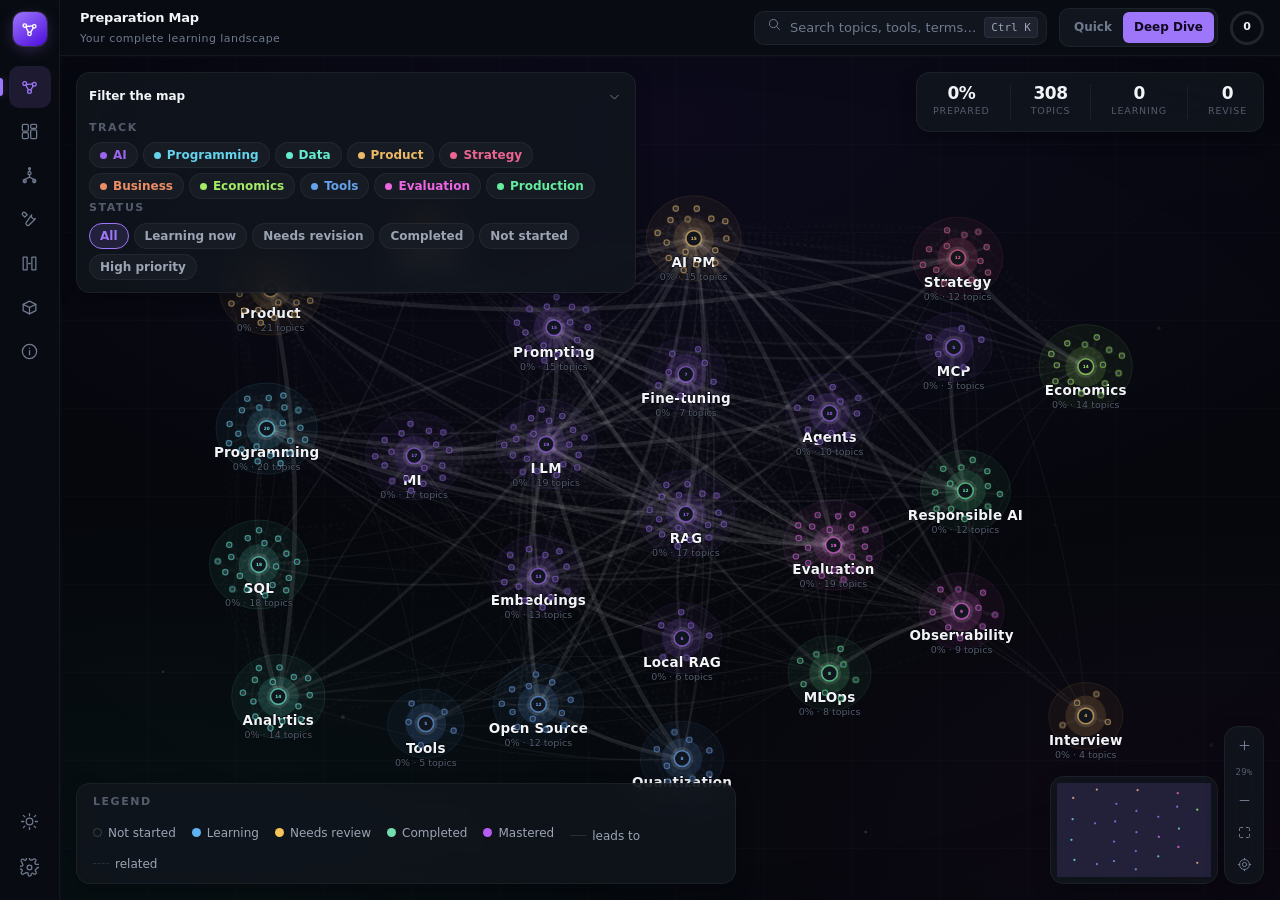
<file: index.html>
<!doctype html>
<html lang="en" data-theme="dark">
<head>
<meta charset="utf-8">
<meta name="viewport" content="width=device-width, initial-scale=1, viewport-fit=cover">
<meta name="color-scheme" content="dark light">
<title>Preparation Map</title>
<meta name="description" content="A local, offline-first interactive map of everything I am learning across AI, product, data, strategy and business.">
<link rel="icon" href="assets/favicon.svg" type="image/svg+xml">

<link rel="stylesheet" href="app/css/tokens.css">
<link rel="stylesheet" href="app/css/base.css">
<link rel="stylesheet" href="app/css/layout.css">
<link rel="stylesheet" href="app/css/components.css">
<link rel="stylesheet" href="app/css/map.css">
<link rel="stylesheet" href="app/css/topic.css">
<link rel="stylesheet" href="app/css/views.css">

<script>
  // Apply the saved theme before first paint to avoid a flash.
  try {
    var s = JSON.parse(localStorage.getItem('prep-map:v1') || '{}');
    document.documentElement.dataset.theme = s.theme === 'light' ? 'light' : 'dark';
  } catch (e) {}
</script>
</head>
<body>

<div id="boot">
  <div class="boot-mark"></div>
  <div class="boot-label">Assembling the map</div>
  <div class="boot-error u-hidden" id="boot-error"></div>
</div>

<div id="app" class="u-hidden">

  <!-- ================= LEFT RAIL ================= -->
  <nav class="rail" aria-label="Primary">
    <div class="rail-brand" title="Preparation Map">
      <svg viewBox="0 0 24 24" fill="none" stroke="currentColor" stroke-width="1.7"
           stroke-linecap="round" stroke-linejoin="round" aria-hidden="true">
        <circle cx="6" cy="7" r="2.2"/><circle cx="18" cy="8" r="2.2"/><circle cx="12" cy="17.5" r="2.2"/>
        <path d="M8 8.2 15.9 7.4M7.4 8.9 10.7 15.6M16.9 10 13.3 15.7"/>
      </svg>
    </div>

    <div class="rail-nav" id="rail-nav"><!-- populated by shell.js --></div>

    <div class="rail-spacer"></div>

    <button class="rail-btn" id="btn-theme" data-tip="Toggle theme" aria-label="Toggle theme"></button>
    <button class="rail-btn" id="btn-settings" data-tip="Settings & data" aria-label="Settings"></button>
  </nav>

  <!-- ================= TOP BAR ================= -->
  <header class="topbar">
    <div class="topbar-title">
      <span class="t-name">Preparation Map</span>
      <span class="t-sub" id="topbar-sub">Your complete learning landscape</span>
    </div>

    <div class="topbar-spacer"></div>

    <button class="search-trigger" id="btn-search" aria-label="Search everything">
      <span class="st-icon" aria-hidden="true"></span>
      <span class="st-label">Search topics, tools, terms…</span>
      <kbd class="key">Ctrl K</kbd>
    </button>

    <div class="mode-switch" role="group" aria-label="Reading depth">
      <button data-mode="quick" id="mode-quick" title="Quick Revision — 1 to 3 minutes per concept">Quick</button>
      <button data-mode="deep" id="mode-deep" title="Deep Dive — the full topic card">Deep&nbsp;Dive</button>
    </div>

    <div class="topbar-progress" id="topbar-progress"><!-- progress ring --></div>
  </header>

  <!-- ================= MAIN ================= -->
  <main class="main" id="main">
    <section class="view" id="view-map"       aria-label="Preparation map"></section>
    <section class="view" id="view-dashboard" aria-label="Dashboard"></section>
    <section class="view" id="view-graph"     aria-label="Master dependency map"></section>
    <section class="view" id="view-tools"     aria-label="Tools ecosystem"></section>
    <section class="view" id="view-compare"   aria-label="Comparisons"></section>
    <section class="view" id="view-practice"  aria-label="Practice"></section>
    <section class="view" id="view-about"     aria-label="About"></section>
  </main>

  <!-- ================= TOPIC PANEL ================= -->
  <aside class="topic-panel" id="topic-panel" aria-label="Topic detail" hidden></aside>
  <div class="panel-scrim" id="panel-scrim" hidden></div>

  <!-- ================= OVERLAYS ================= -->
  <div class="overlay" id="overlay-search" hidden></div>
  <div class="overlay" id="overlay-settings" hidden></div>
  <div class="toast-stack" id="toasts" aria-live="polite"></div>
</div>

<script type="module" src="app/js/main.js"></script>
<script>
  // If the app never mounts (e.g. opened via file:// where ES modules are
  // blocked), explain what to do instead of leaving a blank screen.
  setTimeout(function () {
    var boot = document.getElementById('boot');
    var app = document.getElementById('app');
    if (boot && !boot.classList.contains('is-done') && app && app.classList.contains('u-hidden')) {
      // Stop the spinner and retitle it — a spinner still saying "assembling
      // the map" directly above "here is what to do" contradicts itself.
      boot.classList.add('is-stalled');
      var label = boot.querySelector('.boot-label');
      if (label) label.textContent = location.protocol === 'file:'
        ? 'Cannot start from a file'
        : 'Could not start';
      var err = document.getElementById('boot-error');
      err.classList.remove('u-hidden');
      err.innerHTML = location.protocol === 'file:'
        ? '<strong>Nothing is broken — this file just needs to be served.</strong>' +
          '<br><br>Browsers refuse to load JavaScript modules from <code>file://</code>, ' +
          'so opening <code>index.html</code> directly cannot work.' +
          '<br><br><strong>What to do:</strong> go back to the project folder and ' +
          'double-click <code>start.bat</code> instead. It starts the server and opens ' +
          'the app for you. Keep the black console window open while you use it.' +
          '<br><br>Already have it running? Open ' +
          '<a href="http://localhost:4173">http://localhost:4173</a>.'
        : 'The app did not start. Open the browser console for the underlying error.';
    }
  }, 6000);
</script>
</body>
</html>
</file>
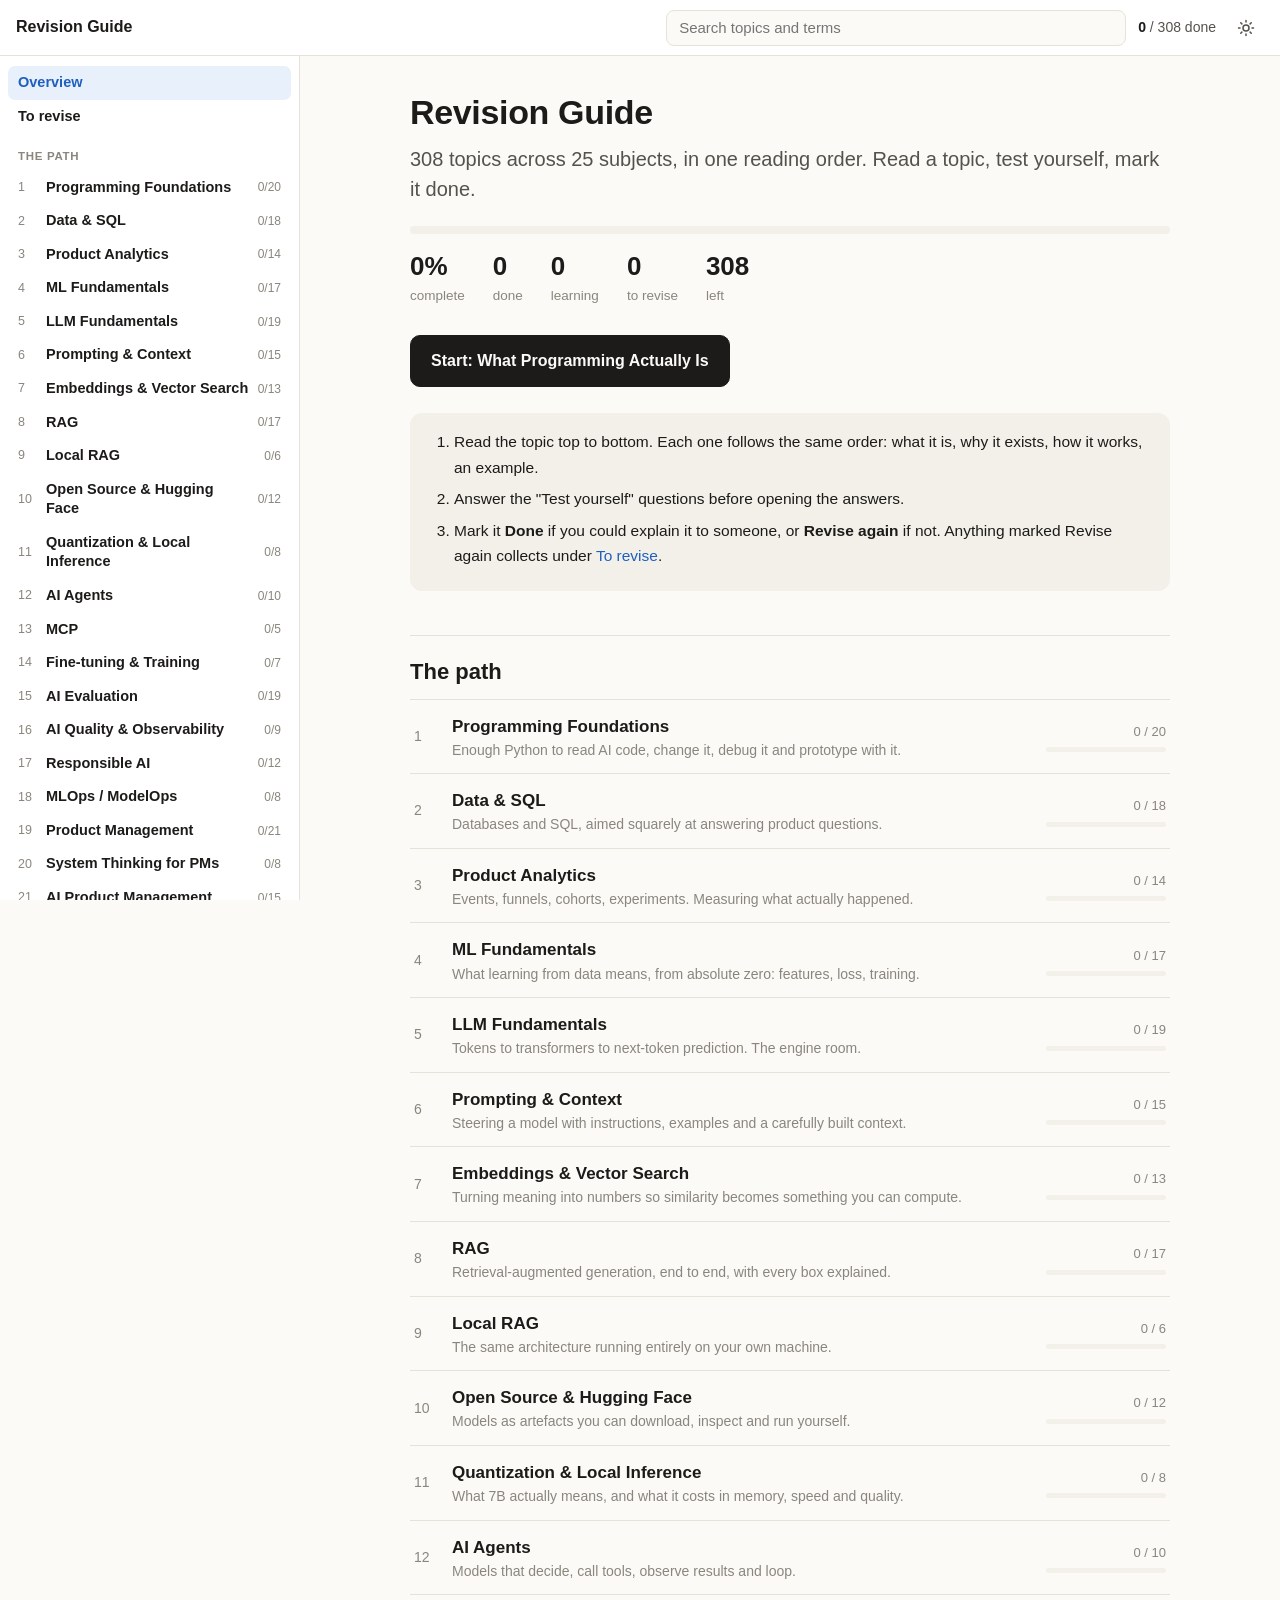
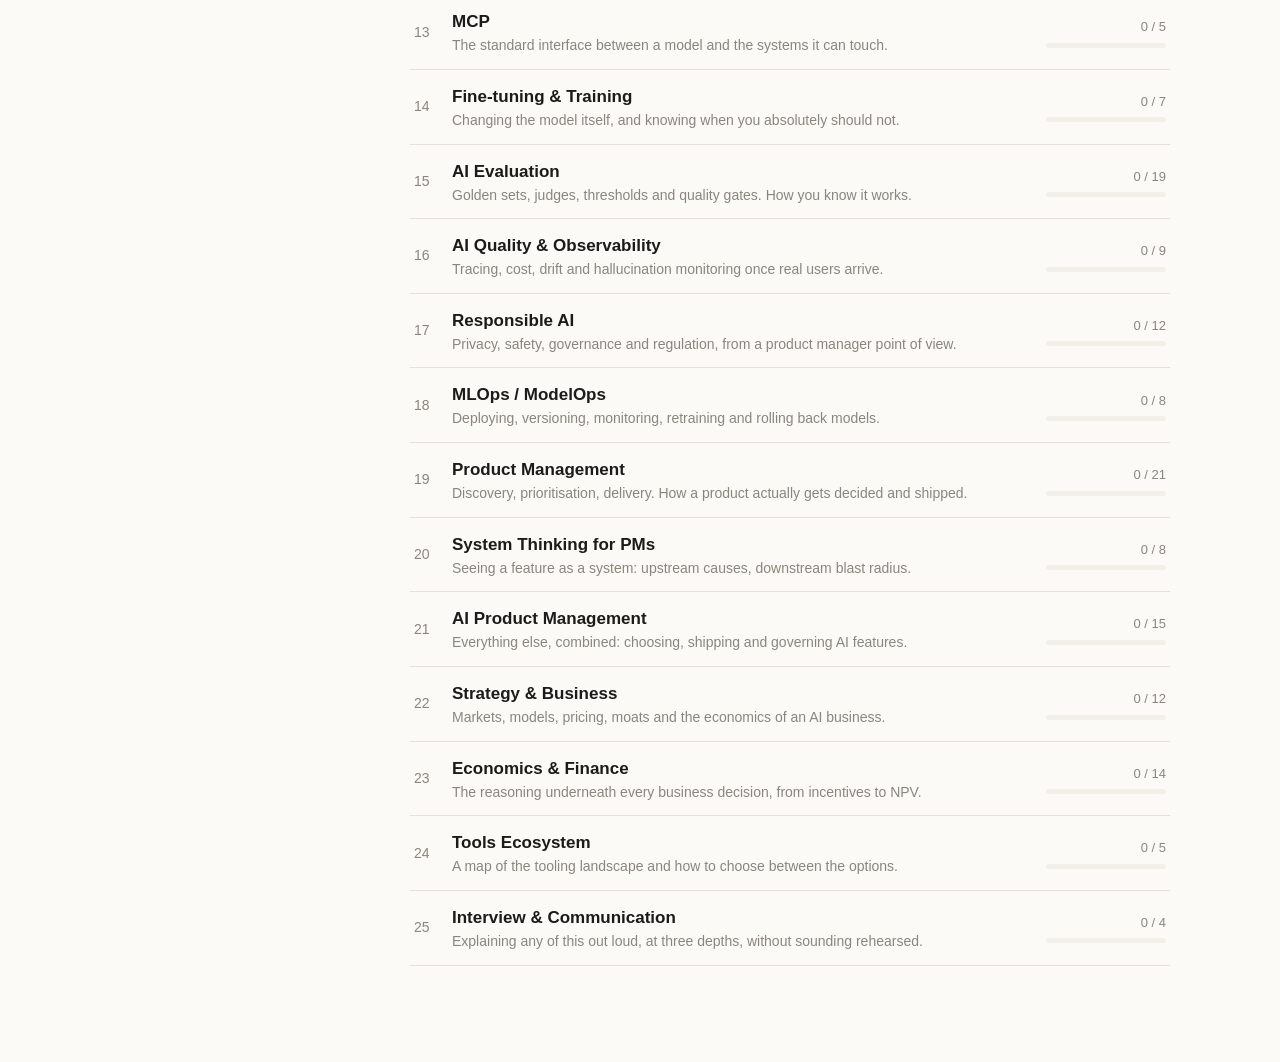
<file: guide/index.html>
<!doctype html>
<html lang="en">
<head>
<meta charset="utf-8">
<meta name="viewport" content="width=device-width, initial-scale=1">
<meta name="color-scheme" content="light dark">
<title>Revision Guide</title>
<meta name="description" content="Every topic in Revision OS as a plain reading guide with progress tracking.">
<link rel="icon" href="../assets/favicon.svg" type="image/svg+xml">
<link rel="stylesheet" href="style.css">
<script>
  try {
    var t = localStorage.getItem('guide:theme');
    if (t === 'dark' || t === 'light') document.documentElement.dataset.theme = t;
  } catch (e) {}
</script>
</head>
<body>

<header class="top">
  <button class="icon-btn menu-btn" id="menu-btn" aria-label="Open contents" aria-expanded="false">
    <svg viewBox="0 0 24 24" width="20" height="20" fill="none" stroke="currentColor" stroke-width="2" stroke-linecap="round"><path d="M4 6h16M4 12h16M4 18h16"/></svg>
  </button>
  <a class="brand" href="#/">Revision Guide</a>
  <div class="search">
    <input id="search" type="search" placeholder="Search topics and terms" autocomplete="off" aria-label="Search topics and terms">
    <div class="search-results" id="search-results" hidden></div>
  </div>
  <a class="top-progress" href="#/" id="top-progress" title="Overall progress"></a>
  <button class="icon-btn" id="theme-btn" aria-label="Switch between light and dark">
    <svg viewBox="0 0 24 24" width="18" height="18" fill="none" stroke="currentColor" stroke-width="2" stroke-linecap="round"><circle cx="12" cy="12" r="4"/><path d="M12 2v2M12 20v2M2 12h2M20 12h2M5 5l1.5 1.5M17.5 17.5 19 19M19 5l-1.5 1.5M6.5 17.5 5 19"/></svg>
  </button>
</header>

<div class="shell">
  <nav class="side" id="side" aria-label="Contents"></nav>
  <div class="scrim" id="scrim" hidden></div>
  <main class="main" id="main" tabindex="-1">
    <p class="loading">Loading the guide…</p>
  </main>
</div>

<noscript><p style="padding:24px">This guide needs JavaScript turned on.</p></noscript>
<script src="app.js"></script>
</body>
</html>
</file>
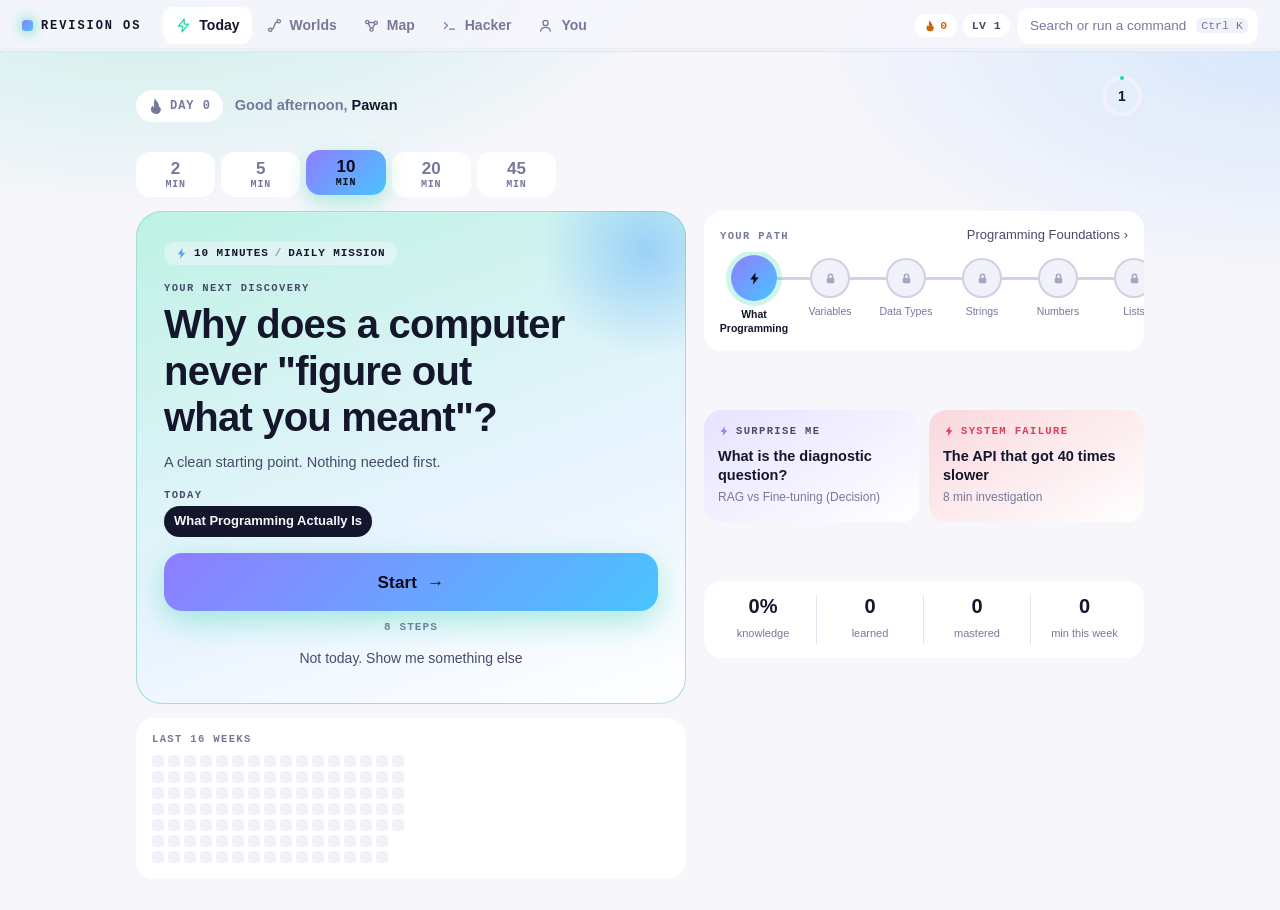
<file: os/index.html>
<!doctype html>
<html lang="en">
<head>
<meta charset="utf-8">
<meta name="viewport" content="width=device-width, initial-scale=1, viewport-fit=cover">
<meta name="color-scheme" content="dark light">
<meta name="theme-color" content="#080912">
<meta name="mobile-web-app-capable" content="yes">
<meta name="apple-mobile-web-app-capable" content="yes">
<meta name="apple-mobile-web-app-status-bar-style" content="black-translucent">
<title>Revision OS</title>
<meta name="description" content="One concept a day, tested, connected and brought back before you forget it.">
<link rel="manifest" href="manifest.json">
<link rel="icon" href="icon-192.png" type="image/png">
<link rel="apple-touch-icon" href="icon-192.png">
<link rel="stylesheet" href="app.css">
<script>try { var t = localStorage.getItem('revos:theme'); if (t === 'light' || t === 'dark') document.documentElement.setAttribute('data-theme', t); } catch (e) {}</script>
</head>
<body>
<header class="top">
  <a class="logo" href="#/"><span class="logo-mark" aria-hidden="true"></span>REVISION OS</a>
  <nav class="nav" aria-label="Main">
    <a href="#/" data-tab="home"><svg viewBox="0 0 24 24" aria-hidden="true"><path d="M13 3 5 13h6l-1 8 9-11h-6z"/></svg><span>Today</span></a>
    <a href="#/path" data-tab="path"><svg viewBox="0 0 24 24" aria-hidden="true"><circle cx="6" cy="18" r="2.4"/><circle cx="18" cy="6" r="2.4"/><path d="M8.2 17.2c5 -1 2 -9 7.600 -10.300"/></svg><span>Worlds</span></a>
    <a href="#/map" data-tab="map"><svg viewBox="0 0 24 24" aria-hidden="true"><circle cx="6" cy="7" r="2.3"/><circle cx="18" cy="8" r="2.3"/><circle cx="12" cy="17.5" r="2.3"/><path d="M8 7.6 15.8 7.8M7.2 9l3.6 6.6M16.8 10l-3.500 5.600"/></svg><span>Map</span></a>
    <a href="#/hack" data-tab="hack"><svg viewBox="0 0 24 24" aria-hidden="true"><path d="M5 8l4 4-4 4M12 17h7"/></svg><span>Hacker</span></a>
    <a href="#/you" data-tab="you"><svg viewBox="0 0 24 24" aria-hidden="true"><circle cx="12" cy="8.500" r="3.600"/><path d="M5 20c.8-3.600 3.600-5.400 7-5.400s6.200 1.800 7 5.400"/></svg><span>You</span></a>
  </nav>
  <div class="top-right">
    <div class="hud" id="hud"></div>
    <button class="palbtn" id="pal-btn" aria-label="Search or run a command"><span>Search or run a command</span><kbd>Ctrl K</kbd></button>
  </div>
</header>
<main id="main" tabindex="-1"><p class="boot">STARTING UP</p></main>
<div class="pal" id="pal" hidden role="dialog" aria-modal="true" aria-label="Command palette">
  <div class="pal-box"><input id="pal-in" type="text" placeholder="Search, or try: before transformers" autocomplete="off" spellcheck="false" aria-label="Search or run a command"><div class="pal-list" id="pal-list"></div>
  <div class="pal-foot"><span><kbd>↑</kbd><kbd>↓</kbd> move</span><span><kbd>Enter</kbd> open</span><span><kbd>Esc</kbd> close</span></div></div>
</div>
<div class="toast" id="toast" role="status"></div>
<noscript><p style="padding:24px">Revision OS needs JavaScript turned on.</p></noscript>
<script src="core.js"></script>
<script src="visuals.js"></script>
<script src="challenges.js"></script>
<script src="deep.js"></script>
<script src="notify.js"></script>
<script src="app.js"></script>
</body>
</html>
</file>
<file: app/css/tokens.css>
/* ============================================================
   PREPARATION MAP — DESIGN TOKENS
   Visual identity: "interactive technical atlas / observatory"
   Dark-first, layered surfaces, chromatic track identifiers.
   ============================================================ */

:root {
  /* ---- Typography ------------------------------------------------ */
  --font-sans: "Segoe UI Variable Display", "Segoe UI", ui-sans-serif, system-ui,
               -apple-system, "Helvetica Neue", Arial, sans-serif;
  --font-text: "Segoe UI Variable Text", "Segoe UI", ui-sans-serif, system-ui,
               -apple-system, "Helvetica Neue", Arial, sans-serif;
  --font-mono: ui-monospace, "Cascadia Mono", "Cascadia Code", Consolas,
               "JetBrains Mono", "SF Mono", Menlo, monospace;

  --fs-2xs: 0.6875rem;   /* 11 */
  --fs-xs:  0.75rem;     /* 12 */
  --fs-sm:  0.8125rem;   /* 13 */
  --fs-md:  0.9375rem;   /* 15 */
  --fs-lg:  1.0625rem;   /* 17 */
  --fs-xl:  1.375rem;    /* 22 */
  --fs-2xl: 1.875rem;    /* 30 */
  --fs-3xl: 2.5rem;      /* 40 */

  --lh-tight: 1.18;
  --lh-snug: 1.4;
  --lh-body: 1.68;

  --tracking-caps: 0.14em;
  --tracking-tight: -0.018em;

  /* ---- Space / radius -------------------------------------------- */
  --sp-1: 4px;  --sp-2: 8px;  --sp-3: 12px; --sp-4: 16px;
  --sp-5: 20px; --sp-6: 24px; --sp-7: 32px; --sp-8: 44px; --sp-9: 64px;

  --r-xs: 4px; --r-sm: 6px; --r-md: 10px; --r-lg: 14px; --r-xl: 20px; --r-full: 999px;

  /* ---- Motion ----------------------------------------------------- */
  --ease: cubic-bezier(0.22, 0.72, 0.24, 1);
  --ease-out: cubic-bezier(0.16, 1, 0.3, 1);
  --t-fast: 120ms;
  --t-mid: 220ms;
  --t-slow: 420ms;

  /* ---- Layout ----------------------------------------------------- */
  --rail-w: 60px;
  --topbar-h: 56px;
  --panel-w: min(560px, 46vw);
  --z-canvas: 1;
  --z-hud: 20;
  --z-panel: 40;
  --z-topbar: 50;
  --z-overlay: 80;
  --z-toast: 90;

  /* ---- Track hues (chromatic identity per knowledge track) -------- */
  --h-ai: 264;
  --h-programming: 191;
  --h-data: 168;
  --h-product: 38;
  --h-strategy: 341;
  --h-business: 18;
  --h-economics: 92;
  --h-tools: 213;
  --h-evaluation: 305;
  --h-production: 146;

  /* ---- Status hues ------------------------------------------------ */
  --h-not-started: 220;
  --h-learning: 205;
  --h-review: 40;
  --h-completed: 152;
  --h-mastered: 275;
}

/* ================= DARK (default) ================= */
:root,
:root[data-theme="dark"] {
  color-scheme: dark;

  --bg-void: hsl(222 40% 3.5%);
  --bg-deep: hsl(222 34% 5%);
  --bg-app: hsl(222 30% 6.5%);
  --surface-1: hsl(222 26% 9%);
  --surface-2: hsl(222 24% 11.5%);
  --surface-3: hsl(222 22% 15%);
  --surface-raised: hsl(222 26% 10.5%);

  --line-faint: hsl(222 30% 100% / 0.055);
  --line: hsl(222 30% 100% / 0.10);
  --line-strong: hsl(222 30% 100% / 0.18);

  --text-hi: hsl(220 30% 96%);
  --text: hsl(220 18% 84%);
  --text-mid: hsl(220 14% 66%);
  --text-low: hsl(220 12% 50%);
  --text-faint: hsl(220 12% 38%);

  --accent-h: 258;
  --accent: hsl(258 92% 72%);
  --accent-dim: hsl(258 60% 58%);
  --accent-soft: hsl(258 92% 72% / 0.14);
  --accent-glow: hsl(258 92% 72% / 0.42);
  --accent-contrast: hsl(258 60% 8%);

  --sat: 78%;      /* track chroma saturation */
  --lum: 66%;      /* track chroma lightness  */
  --sat-soft: 60%;
  --lum-soft: 22%;

  --grid-line: hsl(222 40% 100% / 0.028);
  --star: hsl(220 60% 100% / 0.30);

  --edge: hsl(220 30% 100% / 0.11);
  --edge-active: var(--accent);
  --node-fill: hsl(222 26% 12%);
  --node-fill-hi: hsl(222 26% 17%);

  --shadow-sm: 0 1px 2px hsl(222 60% 2% / 0.5);
  --shadow-md: 0 6px 20px -6px hsl(222 60% 2% / 0.7);
  --shadow-lg: 0 24px 60px -18px hsl(222 60% 2% / 0.85);
  --shadow-panel: -24px 0 60px -20px hsl(222 60% 2% / 0.7);

  --scrim: hsl(222 40% 3% / 0.62);
  --code-bg: hsl(222 30% 7.5%);
}

/* ================= LIGHT ================= */
:root[data-theme="light"] {
  color-scheme: light;

  --bg-void: hsl(40 22% 95%);
  --bg-deep: hsl(40 20% 96.5%);
  --bg-app: hsl(40 24% 97.5%);
  --surface-1: hsl(40 30% 99%);
  --surface-2: hsl(40 22% 96%);
  --surface-3: hsl(40 18% 92%);
  --surface-raised: hsl(0 0% 100%);

  --line-faint: hsl(222 30% 12% / 0.07);
  --line: hsl(222 30% 12% / 0.13);
  --line-strong: hsl(222 30% 12% / 0.24);

  --text-hi: hsl(222 34% 11%);
  --text: hsl(222 20% 22%);
  --text-mid: hsl(222 14% 40%);
  --text-low: hsl(222 12% 52%);
  --text-faint: hsl(222 10% 64%);

  --accent-h: 258;
  --accent: hsl(258 72% 52%);
  --accent-dim: hsl(258 52% 62%);
  --accent-soft: hsl(258 82% 52% / 0.10);
  --accent-glow: hsl(258 82% 52% / 0.28);
  --accent-contrast: hsl(0 0% 100%);

  --sat: 62%;
  --lum: 42%;
  --sat-soft: 70%;
  --lum-soft: 92%;

  --grid-line: hsl(222 40% 12% / 0.045);
  --star: hsl(222 40% 20% / 0.22);

  --edge: hsl(222 30% 12% / 0.16);
  --edge-active: var(--accent);
  --node-fill: hsl(40 30% 99.5%);
  --node-fill-hi: hsl(40 30% 100%);

  --shadow-sm: 0 1px 2px hsl(222 30% 40% / 0.10);
  --shadow-md: 0 8px 24px -8px hsl(222 30% 30% / 0.18);
  --shadow-lg: 0 26px 60px -20px hsl(222 30% 30% / 0.26);
  --shadow-panel: -24px 0 60px -24px hsl(222 30% 30% / 0.22);

  --scrim: hsl(40 20% 92% / 0.66);
  --code-bg: hsl(40 22% 95.5%);
}

/* ---- Track colour resolution ------------------------------------- */
[data-track="ai"]          { --track-h: var(--h-ai); }
[data-track="programming"] { --track-h: var(--h-programming); }
[data-track="data"]        { --track-h: var(--h-data); }
[data-track="product"]     { --track-h: var(--h-product); }
[data-track="strategy"]    { --track-h: var(--h-strategy); }
[data-track="business"]    { --track-h: var(--h-business); }
[data-track="economics"]   { --track-h: var(--h-economics); }
[data-track="tools"]       { --track-h: var(--h-tools); }
[data-track="evaluation"]  { --track-h: var(--h-evaluation); }
[data-track="production"]  { --track-h: var(--h-production); }

[data-track] {
  --track: hsl(var(--track-h) var(--sat) var(--lum));
  --track-soft: hsl(var(--track-h) var(--sat-soft) var(--lum-soft));
  --track-glow: hsl(var(--track-h) var(--sat) var(--lum) / 0.35);
  --track-line: hsl(var(--track-h) var(--sat) var(--lum) / 0.30);
}

/* ---- Status colour resolution ------------------------------------ */
[data-status="not-started"] { --status-h: var(--h-not-started); --status-s: 10%; }
[data-status="learning"]    { --status-h: var(--h-learning);    --status-s: 84%; }
[data-status="review"]      { --status-h: var(--h-review);      --status-s: 92%; }
[data-status="completed"]   { --status-h: var(--h-completed);   --status-s: 62%; }
[data-status="mastered"]    { --status-h: var(--h-mastered);    --status-s: 88%; }
[data-status] {
  --status-c: hsl(var(--status-h) var(--status-s) var(--lum));
  --status-soft: hsl(var(--status-h) var(--status-s) var(--lum) / 0.16);
}
</file>
<file: app/css/base.css>
/* ============ RESET + TYPOGRAPHY BASE ============ */

*, *::before, *::after { box-sizing: border-box; }

html, body { height: 100%; }

body {
  margin: 0;
  background: var(--bg-app);
  color: var(--text);
  font-family: var(--font-text);
  font-size: var(--fs-md);
  line-height: var(--lh-body);
  -webkit-font-smoothing: antialiased;
  text-rendering: optimizeLegibility;
  overflow: hidden;              /* the app owns its own scroll regions */
  overscroll-behavior: none;
}

h1, h2, h3, h4, h5 {
  margin: 0;
  font-family: var(--font-sans);
  font-weight: 600;
  line-height: var(--lh-tight);
  letter-spacing: var(--tracking-tight);
  color: var(--text-hi);
}

p { margin: 0 0 var(--sp-4); }
p:last-child { margin-bottom: 0; }

a {
  color: var(--accent);
  text-decoration: none;
  transition: color var(--t-fast) var(--ease);
}
a:hover { color: var(--text-hi); }

button, input, select, textarea {
  font: inherit;
  color: inherit;
  background: none;
  border: none;
  margin: 0;
}
button { cursor: pointer; }

ul, ol { margin: 0 0 var(--sp-4); padding-left: 1.15em; }
li { margin-bottom: var(--sp-1); }
li::marker { color: var(--text-faint); }

code, kbd, pre { font-family: var(--font-mono); }

code {
  font-size: 0.88em;
  background: var(--surface-3);
  border: 1px solid var(--line-faint);
  border-radius: var(--r-xs);
  padding: 0.1em 0.38em;
  color: var(--text-hi);
}

pre { margin: 0; }

hr {
  border: none;
  border-top: 1px solid var(--line-faint);
  margin: var(--sp-6) 0;
}

::selection { background: var(--accent-soft); color: var(--text-hi); }

/* ---- Scrollbars ---- */
* { scrollbar-width: thin; scrollbar-color: var(--line-strong) transparent; }
::-webkit-scrollbar { width: 10px; height: 10px; }
::-webkit-scrollbar-track { background: transparent; }
::-webkit-scrollbar-thumb {
  background: var(--line);
  border-radius: var(--r-full);
  border: 3px solid transparent;
  background-clip: content-box;
}
::-webkit-scrollbar-thumb:hover { background: var(--line-strong); background-clip: content-box; }

/* ---- Focus ---- */
:focus { outline: none; }
:focus-visible {
  outline: 2px solid var(--accent);
  outline-offset: 2px;
  border-radius: var(--r-xs);
}

/* ---- Utilities ---- */
.u-caps {
  font-family: var(--font-sans);
  font-size: var(--fs-2xs);
  font-weight: 600;
  letter-spacing: var(--tracking-caps);
  text-transform: uppercase;
  color: var(--text-low);
}
.u-mono { font-family: var(--font-mono); }
.u-hidden { display: none !important; }
.u-sr {
  position: absolute; width: 1px; height: 1px;
  padding: 0; margin: -1px; overflow: hidden;
  clip: rect(0 0 0 0); white-space: nowrap; border: 0;
}
.u-scroll { overflow-y: auto; overscroll-behavior: contain; }

@media (prefers-reduced-motion: reduce) {
  *, *::before, *::after {
    animation-duration: 0.001ms !important;
    animation-iteration-count: 1 !important;
    transition-duration: 0.001ms !important;
  }
}

/* ---- Boot screen (shown until the app mounts) ---- */
#boot {
  position: fixed; inset: 0;
  display: grid; place-content: center; justify-items: center;
  gap: var(--sp-4);
  background: var(--bg-app);
  z-index: 200;
  transition: opacity var(--t-slow) var(--ease), visibility var(--t-slow);
}
#boot.is-done { opacity: 0; visibility: hidden; }
#boot .boot-mark {
  width: 46px; height: 46px; border-radius: 50%;
  border: 1.5px solid var(--line);
  border-top-color: var(--accent);
  animation: boot-spin 900ms linear infinite;
}
#boot .boot-label {
  font-family: var(--font-sans);
  font-size: var(--fs-2xs);
  letter-spacing: var(--tracking-caps);
  text-transform: uppercase;
  color: var(--text-low);
}
/* The app never mounted. Stop the spinner — leaving it turning under a message
   that explains the problem reads as "still trying", which it is not. */
#boot.is-stalled .boot-mark {
  animation: none;
  border-color: var(--line);
  border-top-color: var(--warn, var(--line-strong));
}
#boot.is-stalled .boot-label { color: var(--text-mid); }

#boot .boot-error {
  max-width: 52ch; text-align: left; color: var(--text-mid);
  font-size: var(--fs-sm); line-height: var(--lh-normal);
}
#boot .boot-error strong { color: var(--text-hi); font-weight: 620; }
#boot .boot-error code {
  font-family: var(--font-mono); font-size: 0.92em;
  background: var(--surface-2); color: var(--text-hi);
  padding: 0.1em 0.4em; border-radius: 4px;
}
#boot .boot-error a { color: var(--accent); }
@keyframes boot-spin { to { transform: rotate(360deg); } }
</file>
<file: app/css/layout.css>
/* ============ APP SHELL ============ */

#app {
  display: grid;
  grid-template-columns: var(--rail-w) 1fr;
  grid-template-rows: var(--topbar-h) 1fr;
  grid-template-areas: "rail topbar" "rail main";
  height: 100dvh;
  width: 100vw;
  position: relative;
}

/* ---------- Left icon rail ---------- */
.rail {
  grid-area: rail;
  z-index: var(--z-topbar);
  display: flex;
  flex-direction: column;
  align-items: center;
  gap: var(--sp-1);
  padding: var(--sp-3) 0 var(--sp-3);
  background: var(--bg-deep);
  border-right: 1px solid var(--line-faint);
}

.rail-brand {
  width: 34px; height: 34px;
  display: grid; place-items: center;
  margin-bottom: var(--sp-4);
  border-radius: var(--r-md);
  background: linear-gradient(145deg, var(--accent), hsl(var(--accent-h) 90% 46%));
  box-shadow: 0 0 0 1px var(--line), 0 4px 18px -4px var(--accent-glow);
  flex: none;
}
.rail-brand svg { width: 19px; height: 19px; color: #fff; }

.rail-nav { display: flex; flex-direction: column; gap: 2px; }

.rail-btn {
  position: relative;
  width: 42px; height: 42px;
  display: grid; place-items: center;
  border-radius: var(--r-md);
  color: var(--text-low);
  transition: color var(--t-fast) var(--ease), background var(--t-fast) var(--ease);
}
.rail-btn svg { width: 19px; height: 19px; }
.rail-btn:hover { color: var(--text-hi); background: var(--surface-2); }
.rail-btn.is-active { color: var(--accent); background: var(--accent-soft); }
.rail-btn.is-active::before {
  content: ""; position: absolute; left: -9px; top: 50%;
  width: 3px; height: 18px; margin-top: -9px;
  border-radius: 0 3px 3px 0;
  background: var(--accent);
  box-shadow: 0 0 10px var(--accent-glow);
}
.rail-spacer { flex: 1; }

/* Rail tooltip */
.rail-btn::after {
  content: attr(data-tip);
  position: absolute; left: calc(100% + 10px); top: 50%;
  transform: translateY(-50%) translateX(-4px);
  padding: 5px 9px;
  background: var(--surface-3);
  border: 1px solid var(--line);
  border-radius: var(--r-sm);
  color: var(--text-hi);
  font-family: var(--font-sans);
  font-size: var(--fs-xs);
  white-space: nowrap;
  box-shadow: var(--shadow-md);
  opacity: 0; pointer-events: none;
  transition: opacity var(--t-fast) var(--ease), transform var(--t-fast) var(--ease);
  z-index: var(--z-overlay);
}
.rail-btn:hover::after { opacity: 1; transform: translateY(-50%) translateX(0); }

/* ---------- Top bar ---------- */
.topbar {
  grid-area: topbar;
  z-index: var(--z-topbar);
  display: flex;
  align-items: center;
  gap: var(--sp-3);
  padding: 0 var(--sp-4) 0 var(--sp-5);
  background: var(--bg-deep);
  border-bottom: 1px solid var(--line-faint);
}

.topbar-title { display: flex; flex-direction: column; gap: 1px; min-width: 0; }
.topbar-title .t-name {
  font-family: var(--font-sans);
  font-size: var(--fs-sm);
  font-weight: 650;
  color: var(--text-hi);
  letter-spacing: var(--tracking-tight);
  white-space: nowrap;
}
.topbar-title .t-sub {
  font-size: var(--fs-2xs);
  color: var(--text-low);
  letter-spacing: 0.04em;
  white-space: nowrap; overflow: hidden; text-overflow: ellipsis;
}

.topbar-spacer { flex: 1; }

/* Search trigger */
.search-trigger {
  display: flex; align-items: center; gap: var(--sp-2);
  height: 34px; padding: 0 var(--sp-2) 0 var(--sp-3);
  min-width: 260px;
  border-radius: var(--r-md);
  background: var(--surface-1);
  border: 1px solid var(--line-faint);
  color: var(--text-low);
  font-size: var(--fs-sm);
  transition: border-color var(--t-fast) var(--ease), background var(--t-fast) var(--ease);
}
.search-trigger:hover { border-color: var(--line-strong); background: var(--surface-2); }
.search-trigger svg { width: 15px; height: 15px; flex: none; }
.search-trigger .st-label { flex: 1; text-align: left; }

kbd.key {
  font-family: var(--font-mono);
  font-size: var(--fs-2xs);
  line-height: 1;
  padding: 4px 6px;
  border-radius: var(--r-xs);
  background: var(--surface-3);
  border: 1px solid var(--line-faint);
  color: var(--text-mid);
  white-space: nowrap;
}

/* Mode switch (Quick Revision / Deep Dive) */
.mode-switch {
  display: flex; align-items: center;
  padding: 3px;
  border-radius: var(--r-md);
  background: var(--surface-1);
  border: 1px solid var(--line-faint);
}
.mode-switch button {
  padding: 5px 11px;
  border-radius: var(--r-sm);
  font-family: var(--font-sans);
  font-size: var(--fs-xs);
  font-weight: 550;
  color: var(--text-low);
  white-space: nowrap;
  transition: color var(--t-fast) var(--ease), background var(--t-fast) var(--ease);
}
.mode-switch button:hover { color: var(--text-hi); }
.mode-switch button.is-active {
  color: var(--accent-contrast);
  background: var(--accent);
}

/* ---------- Main view region ---------- */
.main {
  grid-area: main;
  position: relative;
  overflow: hidden;
  background: var(--bg-app);
}

.view { position: absolute; inset: 0; display: none; }
.view.is-active { display: block; }
.view-scroll { position: absolute; inset: 0; overflow-y: auto; overscroll-behavior: contain; }

/* Page shell used by non-map views */
.page {
  max-width: 1180px;
  margin: 0 auto;
  padding: var(--sp-8) var(--sp-7) var(--sp-9);
}
.page-head { margin-bottom: var(--sp-7); }
.page-head .ph-eyebrow {
  font-family: var(--font-sans);
  font-size: var(--fs-2xs);
  font-weight: 600;
  letter-spacing: var(--tracking-caps);
  text-transform: uppercase;
  color: var(--accent);
  margin-bottom: var(--sp-2);
}
.page-head h1 {
  font-size: var(--fs-2xl);
  margin-bottom: var(--sp-3);
}
.page-head .ph-lede {
  max-width: 68ch;
  color: var(--text-mid);
  font-size: var(--fs-md);
}

/* ---------- Responsive ---------- */
@media (max-width: 1080px) {
  :root { --panel-w: min(520px, 60vw); }
  .search-trigger { min-width: 190px; }
}
@media (max-width: 860px) {
  :root { --panel-w: 100vw; --rail-w: 54px; }
  .search-trigger { min-width: 0; padding: 0 var(--sp-2); }
  .search-trigger .st-label, .search-trigger kbd { display: none; }
  .topbar-title .t-sub { display: none; }
  .page { padding: var(--sp-6) var(--sp-4) var(--sp-8); }
}
@media (max-width: 620px) {
  #app {
    grid-template-columns: 1fr;
    grid-template-rows: var(--topbar-h) 1fr var(--rail-w);
    grid-template-areas: "topbar" "main" "rail";
  }
  .rail {
    flex-direction: row;
    justify-content: space-around;
    border-right: none;
    border-top: 1px solid var(--line-faint);
    padding: 0 var(--sp-2);
  }
  .rail-brand, .rail-spacer { display: none; }
  .rail-nav { flex-direction: row; gap: 0; }
  .rail-btn::after { display: none; }
  .rail-btn.is-active::before {
    left: 50%; top: auto; bottom: -1px; margin: 0 0 0 -9px;
    width: 18px; height: 3px; border-radius: 3px 3px 0 0;
  }
  .mode-switch button { padding: 5px 8px; }
}
</file>
<file: app/css/components.css>
/* ============ SHARED COMPONENTS ============ */

/* ---------- Buttons ---------- */
.btn {
  display: inline-flex; align-items: center; gap: var(--sp-2);
  height: 32px; padding: 0 var(--sp-3);
  border-radius: var(--r-md);
  background: var(--surface-2);
  border: 1px solid var(--line-faint);
  color: var(--text);
  font-family: var(--font-sans);
  font-size: var(--fs-sm);
  font-weight: 550;
  white-space: nowrap;
  transition: background var(--t-fast) var(--ease), border-color var(--t-fast) var(--ease),
              color var(--t-fast) var(--ease), transform var(--t-fast) var(--ease);
}
.btn:hover { background: var(--surface-3); border-color: var(--line); color: var(--text-hi); }
.btn:active { transform: translateY(1px); }
.btn svg { width: 15px; height: 15px; flex: none; }
.btn.is-primary {
  background: var(--accent); border-color: transparent; color: var(--accent-contrast);
  box-shadow: 0 2px 14px -4px var(--accent-glow);
}
.btn.is-primary:hover { filter: brightness(1.08); background: var(--accent); color: var(--accent-contrast); }
.btn.is-ghost { background: transparent; border-color: transparent; color: var(--text-mid); }
.btn.is-ghost:hover { background: var(--surface-2); color: var(--text-hi); }
.btn.is-sm { height: 27px; padding: 0 var(--sp-2); font-size: var(--fs-xs); }
.btn.is-icon { width: 32px; padding: 0; justify-content: center; }
.btn.is-icon.is-sm { width: 27px; }
.btn[disabled] { opacity: 0.42; pointer-events: none; }

/* ---------- Chips / pills ---------- */
.chip {
  display: inline-flex; align-items: center; gap: 6px;
  height: 26px; padding: 0 10px;
  border-radius: var(--r-full);
  background: var(--surface-2);
  border: 1px solid var(--line-faint);
  color: var(--text-mid);
  font-family: var(--font-sans);
  font-size: var(--fs-xs);
  font-weight: 550;
  white-space: nowrap;
  transition: all var(--t-fast) var(--ease);
}
button.chip:hover { color: var(--text-hi); border-color: var(--line-strong); }
.chip .dot { width: 7px; height: 7px; border-radius: 50%; background: currentColor; flex: none; }
.chip[data-track] { color: var(--track); }
.chip[data-track].is-on {
  background: hsl(var(--track-h) var(--sat) var(--lum) / 0.16);
  border-color: hsl(var(--track-h) var(--sat) var(--lum) / 0.4);
  color: var(--track);
}
.chip.is-on { background: var(--accent-soft); border-color: var(--accent); color: var(--accent); }

/* ---------- Status badge ---------- */
.status-badge {
  display: inline-flex; align-items: center; gap: 7px;
  height: 26px; padding: 0 10px 0 8px;
  border-radius: var(--r-full);
  background: var(--status-soft);
  border: 1px solid hsl(var(--status-h) var(--status-s) var(--lum) / 0.35);
  color: var(--status-c);
  font-family: var(--font-sans);
  font-size: var(--fs-xs);
  font-weight: 600;
  white-space: nowrap;
}
.status-badge .glyph { font-size: 11px; line-height: 1; }
button.status-badge { transition: filter var(--t-fast) var(--ease); }
button.status-badge:hover { filter: brightness(1.2); }

/* ---------- Status picker ---------- */
.status-picker { display: flex; gap: 3px; padding: 3px; background: var(--surface-1);
  border: 1px solid var(--line-faint); border-radius: var(--r-md); flex-wrap: wrap; }
.status-picker button {
  display: inline-flex; align-items: center; gap: 5px;
  padding: 5px 9px; border-radius: var(--r-sm);
  font-family: var(--font-sans); font-size: var(--fs-xs); font-weight: 550;
  color: var(--text-low);
  transition: all var(--t-fast) var(--ease);
}
.status-picker button:hover { color: var(--text-hi); background: var(--surface-2); }
.status-picker button.is-on {
  background: var(--status-soft);
  color: var(--status-c);
  box-shadow: inset 0 0 0 1px hsl(var(--status-h) var(--status-s) var(--lum) / 0.4);
}

/* ---------- Cards ---------- */
.card {
  position: relative;
  background: var(--surface-1);
  border: 1px solid var(--line-faint);
  border-radius: var(--r-lg);
  padding: var(--sp-5);
  transition: border-color var(--t-mid) var(--ease), transform var(--t-mid) var(--ease),
              box-shadow var(--t-mid) var(--ease);
}
.card.is-link { cursor: pointer; text-align: left; width: 100%; display: block; }
.card.is-link:hover {
  border-color: var(--line-strong);
  transform: translateY(-2px);
  box-shadow: var(--shadow-md);
}
.card-title { font-size: var(--fs-lg); margin-bottom: var(--sp-2); }

/* Section heading used across views */
.section-head {
  display: flex; align-items: baseline; gap: var(--sp-3);
  margin: var(--sp-8) 0 var(--sp-4);
}
.section-head:first-child { margin-top: 0; }
.section-head h2 { font-size: var(--fs-lg); }
.section-head .sh-count {
  font-family: var(--font-mono); font-size: var(--fs-xs); color: var(--text-faint);
}
.section-head .sh-rule { flex: 1; height: 1px; background: var(--line-faint); }

/* ---------- Progress ring ---------- */
.ring { position: relative; display: grid; place-items: center; }
.ring svg { transform: rotate(-90deg); overflow: visible; }
.ring .ring-track { stroke: var(--line); fill: none; }
.ring .ring-fill {
  stroke: var(--accent); fill: none; stroke-linecap: round;
  filter: drop-shadow(0 0 5px var(--accent-glow));
  transition: stroke-dashoffset var(--t-slow) var(--ease-out);
}
.ring .ring-label {
  position: absolute; inset: 0; display: grid; place-items: center;
  font-family: var(--font-sans); font-size: var(--fs-2xs); font-weight: 650;
  color: var(--text-hi); letter-spacing: -0.02em;
}
.topbar-progress { display: flex; align-items: center; }
.topbar-progress .ring { cursor: pointer; }

/* ---------- Progress bar ---------- */
.bar { height: 6px; border-radius: var(--r-full); background: var(--surface-3); overflow: hidden; display: flex; }
.bar > span { display: block; height: 100%; transition: width var(--t-slow) var(--ease-out); }
.bar .seg-learning  { background: hsl(var(--h-learning) 84% var(--lum)); }
.bar .seg-review    { background: hsl(var(--h-review) 92% var(--lum)); }
.bar .seg-completed { background: hsl(var(--h-completed) 62% var(--lum)); }
.bar .seg-mastered  { background: hsl(var(--h-mastered) 88% var(--lum)); }

/* ---------- Overlays (search / settings) ---------- */
.overlay {
  position: fixed; inset: 0; z-index: var(--z-overlay);
  display: grid; align-items: start; justify-items: center;
  padding: clamp(48px, 12vh, 140px) var(--sp-4) var(--sp-4);
  background: var(--scrim);
  backdrop-filter: blur(6px) saturate(140%);
  -webkit-backdrop-filter: blur(6px) saturate(140%);
  animation: fade-in var(--t-mid) var(--ease);
}
.overlay[hidden] { display: none; }
@keyframes fade-in { from { opacity: 0; } }

.overlay-panel {
  width: min(720px, 100%);
  max-height: min(70vh, 620px);
  display: flex; flex-direction: column;
  background: var(--surface-raised);
  border: 1px solid var(--line);
  border-radius: var(--r-xl);
  box-shadow: var(--shadow-lg);
  overflow: hidden;
  animation: rise var(--t-mid) var(--ease-out);
}
@keyframes rise { from { transform: translateY(12px) scale(0.985); opacity: 0; } }

/* ---------- Toasts ---------- */
.toast-stack {
  position: fixed; bottom: var(--sp-5); left: 50%; transform: translateX(-50%);
  z-index: var(--z-toast); display: flex; flex-direction: column; gap: var(--sp-2);
  pointer-events: none;
}
.toast {
  display: flex; align-items: center; gap: var(--sp-2);
  padding: 9px var(--sp-4);
  background: var(--surface-3);
  border: 1px solid var(--line);
  border-radius: var(--r-full);
  box-shadow: var(--shadow-md);
  color: var(--text-hi);
  font-family: var(--font-sans); font-size: var(--fs-sm);
  animation: toast-in var(--t-mid) var(--ease-out);
}
.toast.is-out { animation: toast-out var(--t-mid) var(--ease) forwards; }
.toast svg { width: 15px; height: 15px; color: var(--accent); }
@keyframes toast-in  { from { transform: translateY(10px); opacity: 0; } }
@keyframes toast-out { to   { transform: translateY(6px);  opacity: 0; } }

/* ---------- Empty state ---------- */
.empty {
  display: grid; place-items: center; gap: var(--sp-3);
  padding: var(--sp-9) var(--sp-4); text-align: center;
  color: var(--text-low);
}
.empty svg { width: 26px; height: 26px; opacity: 0.5; }
.empty .empty-title { font-family: var(--font-sans); font-size: var(--fs-md); color: var(--text-mid); }
.empty .empty-sub { font-size: var(--fs-sm); max-width: 42ch; }

/* ---------- ASCII diagram block ---------- */
.ascii {
  position: relative;
  background: var(--code-bg);
  border: 1px solid var(--line-faint);
  border-radius: var(--r-md);
  padding: var(--sp-4) var(--sp-4);
  overflow-x: auto;
  overscroll-behavior-x: contain;
}
.ascii pre {
  font-family: var(--font-mono);
  font-size: var(--fs-xs);
  line-height: 1.55;
  color: var(--text-mid);
  white-space: pre;
  tab-size: 2;
}
.ascii::before {
  content: "";
  position: absolute; inset: 0;
  background: radial-gradient(120% 80% at 50% 0%, var(--accent-soft), transparent 70%);
  pointer-events: none; opacity: 0.7;
  border-radius: inherit;
}

/* ---------- Code block ---------- */
.code {
  background: var(--code-bg);
  border: 1px solid var(--line-faint);
  border-radius: var(--r-md);
  overflow: hidden;
}
.code-head {
  display: flex; align-items: center; justify-content: space-between; gap: var(--sp-3);
  padding: 7px var(--sp-3);
  border-bottom: 1px solid var(--line-faint);
  background: var(--surface-2);
}
.code-head .ch-lang {
  font-family: var(--font-mono); font-size: var(--fs-2xs);
  letter-spacing: 0.08em; text-transform: uppercase; color: var(--text-faint);
}
.code-head .ch-caption { font-size: var(--fs-xs); color: var(--text-mid); text-align: right; }
.code pre { padding: var(--sp-4); overflow-x: auto; font-size: var(--fs-xs); line-height: 1.65; color: var(--text); }

/* ---------- Key-value list ---------- */
.kv { display: grid; gap: var(--sp-3); }
.kv-row { display: grid; grid-template-columns: minmax(120px, 26%) 1fr; gap: var(--sp-3); align-items: start; }
.kv-row dt { font-family: var(--font-sans); font-size: var(--fs-sm); font-weight: 600; color: var(--text-hi); }
.kv-row dd { margin: 0; font-size: var(--fs-sm); color: var(--text-mid); line-height: var(--lh-snug); }
@media (max-width: 620px) { .kv-row { grid-template-columns: 1fr; gap: 2px; } }

/* ---------- Tooltip-ish inline hint ---------- */
.hint {
  display: inline-flex; align-items: center; gap: 5px;
  font-size: var(--fs-xs); color: var(--text-faint);
}
.hint svg { width: 13px; height: 13px; }

/* Large ring (dashboard hero) */
.ring.is-large .ring-label {
  font-size: var(--fs-2xl);
  font-weight: 700;
  letter-spacing: -0.04em;
}
</file>
<file: app/css/map.css>
/* ============================================================
   THE PREPARATION MAP
   A pan/zoom SVG atlas. Geometry scales with the camera; labels
   counter-scale so they stay legible at any zoom level.
   ============================================================ */

.map-root {
  position: absolute; inset: 0;
  overflow: hidden;
  background:
    radial-gradient(120% 90% at 50% 8%, hsl(var(--accent-h) 60% 40% / 0.10), transparent 62%),
    radial-gradient(90% 70% at 8% 96%, hsl(var(--h-data) 60% 40% / 0.07), transparent 60%),
    radial-gradient(90% 70% at 96% 92%, hsl(var(--h-evaluation) 60% 40% / 0.06), transparent 60%),
    var(--bg-void);
  cursor: grab;
  touch-action: none;
  --k: 1;
}
.map-root.is-panning { cursor: grabbing; }
.map-root::after {
  /* vignette so the edges of the world fall away rather than stopping flat */
  content: ""; position: absolute; inset: 0; pointer-events: none;
  background: radial-gradient(120% 100% at 50% 50%, transparent 46%, hsl(222 45% 3% / 0.55) 100%);
  z-index: 2;
}
:root[data-theme="light"] .map-root::after {
  background: radial-gradient(120% 100% at 50% 50%, transparent 50%, hsl(40 20% 80% / 0.4) 100%);
}

.map-svg { position: absolute; inset: 0; width: 100%; height: 100%; display: block; }

/* ---------- Star / grid field ---------- */
.map-grid { pointer-events: none; }
.map-stars circle { fill: var(--star); }

/* ---------- Cluster halos ---------- */
.halo {
  fill: hsl(var(--track-h) var(--sat) var(--lum) / 0.045);
  stroke: hsl(var(--track-h) var(--sat) var(--lum) / 0.10);
  stroke-width: 1;
  vector-effect: non-scaling-stroke;
  transition: opacity var(--t-mid) var(--ease), fill var(--t-mid) var(--ease);
}
.halo.is-dim { opacity: 0.25; }
.halo.is-lit { fill: hsl(var(--track-h) var(--sat) var(--lum) / 0.10); }

/* ---------- Edges ---------- */
.artery {
  fill: none;
  stroke: var(--edge);
  stroke-linecap: round;
  vector-effect: non-scaling-stroke;
  transition: stroke var(--t-mid) var(--ease), opacity var(--t-mid) var(--ease);
}
.artery.is-lit { stroke: var(--accent); opacity: 0.9; }

.edge {
  fill: none;
  stroke: var(--edge);
  stroke-width: 1;
  stroke-linecap: round;
  vector-effect: non-scaling-stroke;
  transition: stroke var(--t-mid) var(--ease), opacity var(--t-mid) var(--ease),
              stroke-width var(--t-mid) var(--ease);
}
.edge.is-related { stroke-dasharray: 3 4; opacity: 0.7; }
.edge.is-dim { opacity: 0.16; }
.edge.is-in {
  stroke: hsl(var(--h-learning) 84% var(--lum));
  stroke-width: 1.9; opacity: 1;
}
.edge.is-out {
  stroke: var(--accent);
  stroke-width: 1.9; opacity: 1;
}
.edge.is-out.is-flowing { stroke-dasharray: 5 7; animation: flow 900ms linear infinite; }
@keyframes flow { to { stroke-dashoffset: -12; } }

/* ---------- Nodes ---------- */
.node { cursor: pointer; }
.node .n-hit { fill: transparent; }

/* Topic node */
.t-ring {
  fill: var(--node-fill);
  stroke: hsl(var(--track-h) var(--sat) var(--lum) / 0.55);
  stroke-width: 1.4;
  vector-effect: non-scaling-stroke;
  transition: fill var(--t-mid) var(--ease), stroke var(--t-mid) var(--ease), r var(--t-mid) var(--ease);
}
.t-core {
  fill: hsl(var(--status-h) var(--status-s) var(--lum));
  transition: fill var(--t-mid) var(--ease), r var(--t-mid) var(--ease), opacity var(--t-mid) var(--ease);
}
.node[data-status="not-started"] .t-core { opacity: 0.22; }

.node-topic:hover .t-ring { stroke-width: 2.4; fill: var(--node-fill-hi); }
.node-topic.is-lit .t-ring { stroke: hsl(var(--track-h) var(--sat) var(--lum)); stroke-width: 2.2; }
.node-topic.is-current .t-ring {
  stroke: var(--accent); stroke-width: 2.6;
  filter: drop-shadow(0 0 6px var(--accent-glow));
}
.node.is-dim { opacity: 0.14; pointer-events: none; }
.node.is-hidden { display: none; }

/* Pulse for the currently open topic */
.you-pulse {
  fill: none; stroke: var(--accent); stroke-width: 1.5;
  vector-effect: non-scaling-stroke;
  transform-origin: center; transform-box: fill-box;
  animation: pulse 2.4s var(--ease-out) infinite;
}
@keyframes pulse {
  0%   { r: 12; opacity: 0.75; }
  70%  { r: 34; opacity: 0; }
  100% { r: 34; opacity: 0; }
}

/* Hub node */
.h-glow { fill: hsl(var(--track-h) var(--sat) var(--lum) / 0.14); transition: fill var(--t-mid) var(--ease); }
.h-disc {
  fill: var(--surface-1);
  stroke: hsl(var(--track-h) var(--sat) var(--lum) / 0.7);
  stroke-width: 1.6;
  vector-effect: non-scaling-stroke;
  transition: stroke-width var(--t-mid) var(--ease), fill var(--t-mid) var(--ease);
}
.h-arc {
  fill: none;
  stroke: hsl(var(--track-h) var(--sat) var(--lum));
  stroke-width: 3;
  stroke-linecap: round;
  vector-effect: non-scaling-stroke;
  transition: stroke-dashoffset var(--t-slow) var(--ease-out);
}
.h-arc-track { fill: none; stroke: var(--line); stroke-width: 3; vector-effect: non-scaling-stroke; }
.h-mark { fill: hsl(var(--track-h) var(--sat) var(--lum)); font-weight: 700; }
.node-hub:hover .h-disc { stroke-width: 2.6; fill: var(--surface-2); }
.node-hub:hover .h-glow { fill: hsl(var(--track-h) var(--sat) var(--lum) / 0.24); }

/* ---------- Labels (counter-scaled to stay legible) ---------- */
.n-label {
  font-family: var(--font-sans);
  fill: var(--text-mid);
  text-anchor: middle;
  pointer-events: none;
  paint-order: stroke fill;
  stroke: var(--bg-void);
  stroke-width: 3px;
  stroke-linejoin: round;
  transition: fill var(--t-mid) var(--ease), opacity var(--t-mid) var(--ease);
}
/* Label offsets counter-scale with the font. The `y` attribute anchors each
   label at the node's edge; this transform pushes it down by a constant
   *screen* distance, so labels never collide with the disc or with each
   other as the camera zooms out. */
.t-label {
  font-size: calc(11px / var(--k));
  transform: translateY(calc(13px / var(--k)));
}
.node-topic:hover .t-label,
.node-topic.is-lit .t-label { fill: var(--text-hi); }
.node-topic.is-current .t-label { fill: var(--accent); font-weight: 650; }

.h-label {
  font-size: calc(13.5px / var(--k));
  font-weight: 660;
  fill: var(--text-hi);
  letter-spacing: calc(0.2px / var(--k));
  transform: translateY(calc(21px / var(--k)));
}
.h-sublabel {
  font-size: calc(9.5px / var(--k));
  fill: var(--text-faint);
  font-weight: 500;
  transform: translateY(calc(34px / var(--k)));
}

/* Zoom-gated layers */
.map-root[data-detail="far"]  .layer-topics,
.map-root[data-detail="far"]  .layer-edges { opacity: 0; pointer-events: none; }
.map-root[data-detail="mid"]  .layer-topics .t-label { opacity: 0; }
.map-root[data-detail="mid"]  .layer-edges { opacity: 0.5; }
.map-root[data-detail="near"] .layer-arteries { opacity: 0.28; }
.map-root[data-detail="near"] .h-sublabel { opacity: 1; }
.layer-topics, .layer-edges, .layer-arteries { transition: opacity var(--t-mid) var(--ease); }

/* ============ HUD ============ */
.map-hud { position: absolute; inset: 0; pointer-events: none; z-index: 3; }
.map-hud > * { pointer-events: auto; }

.hud-panel {
  position: absolute;
  background: hsl(from var(--surface-1) h s l / 0.86);
  backdrop-filter: blur(12px) saturate(160%);
  -webkit-backdrop-filter: blur(12px) saturate(160%);
  border: 1px solid var(--line-faint);
  border-radius: var(--r-lg);
  box-shadow: var(--shadow-md);
}
@supports not (background: hsl(from red h s l / 0.5)) {
  .hud-panel { background: var(--surface-1); }
}

/* ---- Filter bar (top-left) ---- */
.hud-filters {
  top: var(--sp-4); left: var(--sp-4);
  max-width: min(560px, calc(100% - 2 * var(--sp-4)));
  padding: var(--sp-3);
  display: flex; flex-direction: column; gap: var(--sp-3);
}
.hud-filters .hf-row { display: flex; flex-wrap: wrap; gap: 5px; align-items: center; }
.hud-filters .hf-label {
  font-family: var(--font-sans); font-size: var(--fs-2xs); font-weight: 600;
  letter-spacing: var(--tracking-caps); text-transform: uppercase;
  color: var(--text-faint); margin-right: 2px; width: 100%;
}
.hud-filters.is-collapsed .hf-body { display: none; }
.hf-head { display: flex; align-items: center; gap: var(--sp-2); }
.hf-head .hf-title {
  font-family: var(--font-sans); font-size: var(--fs-xs); font-weight: 620; color: var(--text-hi);
  flex: 1;
}
.hf-head button { color: var(--text-low); display: grid; place-items: center; width: 22px; height: 22px;
  border-radius: var(--r-sm); }
.hf-head button:hover { background: var(--surface-3); color: var(--text-hi); }
.hf-head svg { width: 15px; height: 15px; transition: transform var(--t-mid) var(--ease); }
.hud-filters.is-collapsed .hf-head svg { transform: rotate(-90deg); }

/* ---- Legend (bottom-left) ---- */
.hud-legend {
  bottom: var(--sp-4); left: var(--sp-4);
  padding: 9px var(--sp-4);
  display: flex; flex-wrap: wrap; align-items: center; gap: var(--sp-2) var(--sp-4);
  max-width: min(660px, calc(100% - 420px));
  font-size: var(--fs-xs);
}
.hud-legend .lg-title {
  font-family: var(--font-sans); font-size: var(--fs-2xs); font-weight: 600;
  letter-spacing: var(--tracking-caps); text-transform: uppercase; color: var(--text-faint);
  width: 100%;
}
.hud-legend .lg-row { display: flex; align-items: center; gap: 6px; color: var(--text-mid); white-space: nowrap; }
.hud-legend .lg-dot { width: 9px; height: 9px; border-radius: 50%; flex: none;
  background: hsl(var(--status-h) var(--status-s) var(--lum)); }
.hud-legend .lg-dot.is-empty { background: transparent; border: 1.5px solid var(--line-strong); }
.hud-legend .lg-line { width: 16px; height: 0; border-top: 1.6px solid var(--edge); flex: none; }
.hud-legend .lg-line.is-dash { border-top-style: dashed; }

/* ---- Camera controls (bottom-right) ---- */
.hud-controls {
  bottom: var(--sp-4); right: var(--sp-4);
  display: flex; flex-direction: column; padding: 4px; gap: 2px;
}
.hud-controls button {
  width: 30px; height: 30px; display: grid; place-items: center;
  border-radius: var(--r-sm); color: var(--text-low);
  transition: background var(--t-fast) var(--ease), color var(--t-fast) var(--ease);
}
.hud-controls button:hover { background: var(--surface-3); color: var(--text-hi); }
.hud-controls svg { width: 15px; height: 15px; }
.hud-controls .hc-zoom {
  font-family: var(--font-mono); font-size: 9px; color: var(--text-faint);
  text-align: center; padding: 2px 0 3px; letter-spacing: 0.02em;
}

/* ---- Stats strip (top-right) ---- */
.hud-stats {
  top: var(--sp-4); right: var(--sp-4);
  padding: var(--sp-3) var(--sp-4);
  display: flex; gap: var(--sp-5); align-items: center;
}
.hud-stats .hs-item { display: grid; gap: 1px; justify-items: center; }
.hud-stats .hs-num {
  font-family: var(--font-sans); font-size: var(--fs-lg); font-weight: 680;
  color: var(--text-hi); letter-spacing: -0.03em; line-height: 1;
}
.hud-stats .hs-lab {
  font-family: var(--font-sans); font-size: 9.5px; letter-spacing: 0.09em;
  text-transform: uppercase; color: var(--text-faint);
}
.hud-stats .hs-sep { width: 1px; align-self: stretch; background: var(--line-faint); }

/* ---- Hover card ---- */
.map-tip {
  position: absolute; z-index: 6;
  width: 290px; padding: var(--sp-4);
  background: var(--surface-raised);
  border: 1px solid var(--line);
  border-radius: var(--r-lg);
  box-shadow: var(--shadow-lg);
  pointer-events: none;
  opacity: 0; transform: translateY(4px);
  transition: opacity var(--t-fast) var(--ease), transform var(--t-fast) var(--ease);
}
.map-tip.is-on { opacity: 1; transform: translateY(0); }
.map-tip .mt-top { display: flex; align-items: center; gap: var(--sp-2); margin-bottom: var(--sp-2); }
.map-tip .mt-track {
  font-family: var(--font-sans); font-size: var(--fs-2xs); font-weight: 620;
  letter-spacing: 0.09em; text-transform: uppercase; color: var(--track);
}
.map-tip .mt-title { font-family: var(--font-sans); font-size: var(--fs-md); font-weight: 640;
  color: var(--text-hi); line-height: var(--lh-tight); margin-bottom: 6px; }
.map-tip .mt-blurb { font-size: var(--fs-xs); color: var(--text-mid); line-height: 1.5; }
.map-tip .mt-meta {
  margin-top: var(--sp-3); padding-top: var(--sp-3); border-top: 1px solid var(--line-faint);
  display: grid; gap: 5px;
}
.map-tip .mt-line { display: flex; gap: var(--sp-2); font-size: var(--fs-2xs); line-height: 1.45; }
.map-tip .mt-line .mt-key {
  color: var(--text-faint); text-transform: uppercase; letter-spacing: 0.08em;
  font-weight: 600; flex: none; width: 58px;
}
.map-tip .mt-line .mt-val { color: var(--text-mid); }
.map-tip .mt-hint { margin-top: var(--sp-3); font-size: var(--fs-2xs); color: var(--text-faint); }

/* ---- Minimap ---- */
.hud-minimap {
  bottom: var(--sp-4); right: calc(var(--sp-4) + 46px);
  width: 168px; height: 108px; padding: 6px;
  overflow: hidden; cursor: pointer;
}
.hud-minimap svg { width: 100%; height: 100%; display: block; }
.hud-minimap .mm-dot { fill: hsl(var(--track-h) var(--sat) var(--lum) / 0.85); }
.hud-minimap .mm-view {
  fill: var(--accent-soft); stroke: var(--accent); stroke-width: 1;
  vector-effect: non-scaling-stroke;
}

/* ---- "You are here" trail ---- */
.hud-trail {
  /* Clears the legend on the left and the minimap/controls on the right. */
  bottom: var(--sp-4); left: calc(var(--sp-4) + 186px);
  max-width: min(620px, calc(100% - 420px));
  padding: var(--sp-3) var(--sp-4);
  display: none;
}
.hud-trail.is-on { display: block; }
.hud-trail .tr-title {
  font-family: var(--font-sans); font-size: var(--fs-2xs); font-weight: 600;
  letter-spacing: var(--tracking-caps); text-transform: uppercase; color: var(--accent);
  margin-bottom: var(--sp-2);
}
.hud-trail .tr-chain { display: flex; flex-wrap: wrap; align-items: center; gap: 4px; }
.hud-trail .tr-step {
  font-family: var(--font-sans); font-size: var(--fs-xs); color: var(--text-mid);
  padding: 2px 7px; border-radius: var(--r-full); background: var(--surface-2);
  border: 1px solid transparent; transition: all var(--t-fast) var(--ease);
}
.hud-trail .tr-step:hover { color: var(--text-hi); border-color: var(--line); }
.hud-trail .tr-step.is-here {
  background: var(--accent-soft); color: var(--accent);
  border-color: hsl(var(--accent-h) 80% 60% / 0.4); font-weight: 620;
}
.hud-trail .tr-arrow { color: var(--text-faint); font-size: 10px; }

/* ---- Responsive HUD ---- */
@media (max-width: 900px) {
  .hud-stats { display: none; }
  .hud-minimap { display: none; }
  .hud-legend { display: none; }
  .hud-trail { bottom: var(--sp-4); left: var(--sp-4); max-width: calc(100% - 2 * var(--sp-4)); }
  .hud-filters { max-width: calc(100% - 2 * var(--sp-4)); }
}
@media (max-width: 620px) {
  .map-tip { width: 240px; }
}
</file>
<file: app/css/topic.css>
/* ============================================================
   TOPIC PANEL — the revision surface.
   Slides in over the map so the landscape is never lost.
   ============================================================ */

.panel-scrim {
  position: fixed; inset: 0; z-index: calc(var(--z-panel) - 1);
  background: hsl(222 45% 3% / 0.35);
  backdrop-filter: blur(1.5px);
  animation: fade-in var(--t-mid) var(--ease);
}
.panel-scrim[hidden] { display: none; }
@media (min-width: 861px) { .panel-scrim { display: none; } }

.topic-panel {
  position: fixed;
  /* Sits below the top bar so search and the mode switch stay reachable. */
  top: var(--topbar-h); right: 0; bottom: 0;
  width: var(--panel-w);
  z-index: var(--z-panel);
  display: flex; flex-direction: column;
  background: var(--surface-1);
  border-left: 1px solid var(--line);
  box-shadow: var(--shadow-panel);
  animation: panel-in var(--t-mid) var(--ease-out);
}
.topic-panel[hidden] { display: none; }
@keyframes panel-in { from { transform: translateX(26px); opacity: 0; } }

/* ---------- header ---------- */
.tp-head {
  flex: none;
  padding: var(--sp-4) var(--sp-5) var(--sp-4);
  border-bottom: 1px solid var(--line-faint);
  background: linear-gradient(180deg,
    hsl(var(--track-h) var(--sat) var(--lum) / 0.10), transparent);
}
.tp-crumbs {
  display: flex; align-items: center; gap: var(--sp-2);
  margin-bottom: var(--sp-3);
}
.tp-crumbs .tp-domain {
  font-family: var(--font-sans); font-size: var(--fs-2xs); font-weight: 640;
  letter-spacing: 0.1em; text-transform: uppercase; color: var(--track);
  display: inline-flex; align-items: center; gap: 6px;
}
.tp-crumbs .tp-domain .dot { width: 7px; height: 7px; border-radius: 50%; background: currentColor; }
.tp-crumbs .sp { flex: 1; }
.tp-crumbs button {
  width: 28px; height: 28px; display: grid; place-items: center;
  border-radius: var(--r-sm); color: var(--text-low);
  transition: background var(--t-fast) var(--ease), color var(--t-fast) var(--ease);
}
.tp-crumbs button:hover { background: var(--surface-3); color: var(--text-hi); }
.tp-crumbs button.is-on { color: var(--accent); }
.tp-crumbs button svg { width: 16px; height: 16px; }
.tp-crumbs button[disabled] { opacity: 0.3; pointer-events: none; }

.tp-title {
  font-size: var(--fs-xl);
  line-height: 1.2;
  margin-bottom: var(--sp-2);
  letter-spacing: -0.022em;
}
.tp-summary { font-size: var(--fs-sm); color: var(--text-mid); line-height: var(--lh-snug); }

.tp-controls {
  display: flex; align-items: center; gap: var(--sp-2);
  margin-top: var(--sp-4); flex-wrap: wrap;
}

/* ---------- body ---------- */
.tp-body {
  flex: 1; min-height: 0;
  overflow-y: auto; overscroll-behavior: contain;
  padding: var(--sp-5) var(--sp-5) var(--sp-9);
  scroll-behavior: smooth;
}

.tp-section { margin-bottom: var(--sp-7); scroll-margin-top: var(--sp-4); }
.tp-section:last-child { margin-bottom: 0; }

.tp-sec-head {
  display: flex; align-items: center; gap: var(--sp-3);
  margin-bottom: var(--sp-3);
}
.tp-sec-num {
  font-family: var(--font-mono); font-size: var(--fs-2xs);
  color: var(--track); opacity: 0.85;
  width: 20px; flex: none;
}
.tp-sec-title {
  font-family: var(--font-sans); font-size: var(--fs-2xs); font-weight: 660;
  letter-spacing: var(--tracking-caps); text-transform: uppercase;
  color: var(--text-mid);
}
.tp-sec-rule { flex: 1; height: 1px; background: var(--line-faint); }

.tp-section p { font-size: var(--fs-md); color: var(--text); }
.tp-section > .tp-lead {
  font-size: var(--fs-lg); line-height: 1.55; color: var(--text-hi);
  letter-spacing: -0.008em;
}

/* Analogy gets a distinct, warmer treatment */
.tp-analogy {
  position: relative;
  padding: var(--sp-4) var(--sp-5);
  border-radius: var(--r-md);
  background: linear-gradient(135deg, hsl(var(--h-review) 70% 50% / 0.09), transparent 70%);
  border: 1px solid hsl(var(--h-review) 70% 50% / 0.18);
  color: var(--text);
  font-size: var(--fs-md);
}
.tp-analogy::before {
  content: "Think of it like this";
  display: block;
  font-family: var(--font-sans); font-size: var(--fs-2xs); font-weight: 640;
  letter-spacing: var(--tracking-caps); text-transform: uppercase;
  color: hsl(var(--h-review) 80% var(--lum));
  margin-bottom: var(--sp-2);
}

/* Lists rendered as marked rows */
.tp-list { display: grid; gap: var(--sp-2); }
.tp-list-item {
  display: grid; grid-template-columns: 18px 1fr; gap: var(--sp-2);
  font-size: var(--fs-sm); color: var(--text); line-height: 1.55;
}
.tp-list-item .mk { color: var(--track); font-family: var(--font-mono); font-size: var(--fs-xs); padding-top: 2px; }
.tp-list.is-warn .tp-list-item .mk { color: hsl(var(--h-review) 88% var(--lum)); }
.tp-list.is-stop .tp-list-item .mk { color: hsl(0 72% 62%); }

/* ---------- connections ---------- */
.tp-connect { display: grid; gap: var(--sp-4); }
.tp-conn-group .cg-label {
  font-family: var(--font-sans); font-size: var(--fs-2xs); font-weight: 620;
  letter-spacing: 0.09em; text-transform: uppercase; color: var(--text-faint);
  margin-bottom: var(--sp-2); display: flex; align-items: center; gap: 6px;
}
.tp-conn-group .cg-label svg { width: 13px; height: 13px; }
.tp-conn-list { display: flex; flex-wrap: wrap; gap: 6px; }
.conn-pill {
  display: inline-flex; align-items: center; gap: 7px;
  padding: 6px 11px 6px 9px;
  border-radius: var(--r-full);
  background: var(--surface-2);
  border: 1px solid var(--line-faint);
  font-family: var(--font-sans); font-size: var(--fs-xs); font-weight: 550;
  color: var(--text-mid);
  text-align: left;
  transition: all var(--t-fast) var(--ease);
}
.conn-pill:hover {
  color: var(--text-hi);
  border-color: hsl(var(--track-h) var(--sat) var(--lum) / 0.5);
  background: var(--surface-3);
  transform: translateY(-1px);
}
.conn-pill .cp-dot {
  width: 8px; height: 8px; border-radius: 50%; flex: none;
  background: hsl(var(--status-h) var(--status-s) var(--lum));
}
.conn-pill[data-status="not-started"] .cp-dot {
  background: transparent; box-shadow: inset 0 0 0 1.5px var(--line-strong);
}

/* Flow ladder: prereq -> here -> next */
.tp-ladder {
  display: grid; gap: 0; justify-items: center;
  padding: var(--sp-4) 0;
}
.tp-ladder .lad-row {
  display: flex; flex-wrap: wrap; gap: 6px; justify-content: center;
}
.tp-ladder .lad-arrow { color: var(--text-faint); font-size: 13px; line-height: 1; padding: 5px 0; }
.tp-ladder .lad-here {
  padding: 8px 16px; border-radius: var(--r-full);
  background: var(--accent-soft); border: 1px solid hsl(var(--accent-h) 80% 60% / 0.45);
  color: var(--accent); font-family: var(--font-sans); font-weight: 650; font-size: var(--fs-sm);
  box-shadow: 0 0 22px -8px var(--accent-glow);
}

/* ---------- key terms ---------- */
.tp-terms { display: grid; gap: var(--sp-1); }
.term-row {
  display: grid; grid-template-columns: minmax(110px, 30%) 1fr; gap: var(--sp-3);
  padding: var(--sp-2) 0;
  border-bottom: 1px solid var(--line-faint);
  font-size: var(--fs-sm);
}
.term-row:last-child { border-bottom: none; }
.term-row dt { font-family: var(--font-mono); font-size: var(--fs-xs); color: var(--track); padding-top: 2px; }
.term-row dd { margin: 0; color: var(--text-mid); line-height: 1.55; }
@media (max-width: 620px) { .term-row { grid-template-columns: 1fr; gap: 2px; } }

/* ---------- tools ---------- */
.tp-tools { display: flex; flex-wrap: wrap; gap: 6px; }
.tool-pill {
  display: inline-flex; align-items: center; gap: 7px;
  padding: 6px 11px; border-radius: var(--r-md);
  background: var(--surface-2); border: 1px solid var(--line-faint);
  font-family: var(--font-sans); font-size: var(--fs-xs); font-weight: 560; color: var(--text-mid);
  transition: all var(--t-fast) var(--ease);
}
.tool-pill:hover { color: var(--text-hi); border-color: var(--line-strong); transform: translateY(-1px); }
.tool-pill .tp-badge {
  font-size: 9px; letter-spacing: 0.06em; text-transform: uppercase;
  padding: 1px 5px; border-radius: var(--r-xs);
  background: var(--surface-3); color: var(--text-faint);
}

/* ---------- resources ---------- */
.tp-resources { display: grid; gap: 5px; }
.res-row {
  display: flex; align-items: center; gap: var(--sp-3);
  padding: 9px var(--sp-3);
  border-radius: var(--r-md);
  border: 1px solid transparent;
  transition: all var(--t-fast) var(--ease);
}
.res-row:hover { background: var(--surface-2); border-color: var(--line-faint); }
.res-kind {
  flex: none; width: 22px; height: 22px; border-radius: var(--r-sm);
  display: grid; place-items: center;
  font-family: var(--font-mono); font-size: 10px; font-weight: 700;
  background: var(--surface-3); color: var(--text-low);
}
.res-row[data-kind="docs"] .res-kind      { background: hsl(var(--h-tools) 70% var(--lum) / 0.18); color: hsl(var(--h-tools) 70% var(--lum)); }
.res-row[data-kind="paper"] .res-kind     { background: hsl(var(--h-ai) 70% var(--lum) / 0.18); color: hsl(var(--h-ai) 70% var(--lum)); }
.res-row[data-kind="video"] .res-kind     { background: hsl(0 65% 60% / 0.18); color: hsl(0 65% 62%); }
.res-row[data-kind="course"] .res-kind    { background: hsl(var(--h-review) 80% var(--lum) / 0.18); color: hsl(var(--h-review) 80% var(--lum)); }
.res-row[data-kind="repo"] .res-kind      { background: hsl(var(--h-production) 55% var(--lum) / 0.18); color: hsl(var(--h-production) 55% var(--lum)); }
.res-row[data-kind="interactive"] .res-kind { background: hsl(var(--h-evaluation) 70% var(--lum) / 0.18); color: hsl(var(--h-evaluation) 70% var(--lum)); }
.res-body { flex: 1; min-width: 0; }
.res-label {
  display: block; font-family: var(--font-sans); font-size: var(--fs-sm); font-weight: 550;
  color: var(--text); white-space: nowrap; overflow: hidden; text-overflow: ellipsis;
}
.res-row:hover .res-label { color: var(--text-hi); }
.res-host { display: block; font-size: var(--fs-2xs); color: var(--text-faint); font-family: var(--font-mono); }
.res-row .res-go { color: var(--text-faint); flex: none; }
.res-row .res-go svg { width: 14px; height: 14px; }
.res-row:hover .res-go { color: var(--accent); }

/* ---------- questions ---------- */
.tp-questions { display: grid; gap: var(--sp-2); }
.q-card {
  border: 1px solid var(--line-faint);
  border-radius: var(--r-md);
  background: var(--surface-2);
  overflow: hidden;
}
.q-head {
  width: 100%; display: flex; align-items: flex-start; gap: var(--sp-3);
  padding: var(--sp-3) var(--sp-4);
  text-align: left;
  font-family: var(--font-sans); font-size: var(--fs-sm); font-weight: 550; color: var(--text-hi);
  transition: background var(--t-fast) var(--ease);
}
.q-head:hover { background: var(--surface-3); }
.q-head .q-n {
  flex: none; width: 20px; height: 20px; border-radius: 50%;
  display: grid; place-items: center;
  background: var(--surface-3); color: var(--text-faint);
  font-family: var(--font-mono); font-size: 10px;
}
.q-card.is-open .q-head .q-n { background: var(--accent); color: var(--accent-contrast); }
.q-head .q-text { flex: 1; }
.q-head .q-chev { flex: none; color: var(--text-faint); transition: transform var(--t-mid) var(--ease); }
.q-head .q-chev svg { width: 15px; height: 15px; display: block; }
.q-card.is-open .q-chev { transform: rotate(180deg); }
.q-answer {
  display: none;
  padding: 0 var(--sp-4) var(--sp-4) calc(var(--sp-4) + 20px + var(--sp-3));
  font-size: var(--fs-sm); color: var(--text-mid); line-height: 1.6;
}
.q-card.is-open .q-answer { display: block; animation: fade-in var(--t-fast) var(--ease); }

/* ---------- interview layer ---------- */
.tp-interview { display: grid; gap: var(--sp-3); }
.iv-block {
  padding: var(--sp-4);
  border-radius: var(--r-md);
  background: var(--surface-2);
  border-left: 2px solid var(--track);
}
.iv-block .iv-label {
  font-family: var(--font-sans); font-size: var(--fs-2xs); font-weight: 640;
  letter-spacing: 0.09em; text-transform: uppercase; color: var(--track);
  margin-bottom: 6px;
}
.iv-block p { font-size: var(--fs-sm); color: var(--text); margin: 0; line-height: 1.6; }

/* ---------- notes ---------- */
.tp-note textarea {
  width: 100%; min-height: 90px; resize: vertical;
  padding: var(--sp-3);
  border-radius: var(--r-md);
  background: var(--surface-2);
  border: 1px solid var(--line-faint);
  color: var(--text);
  font-family: var(--font-text); font-size: var(--fs-sm); line-height: 1.6;
  transition: border-color var(--t-fast) var(--ease);
}
.tp-note textarea:focus { border-color: var(--accent); outline: none; }
.tp-note textarea::placeholder { color: var(--text-faint); }

/* ---------- quick-mode banner ---------- */
.tp-quick-note {
  display: flex; align-items: center; gap: var(--sp-2);
  padding: var(--sp-2) var(--sp-3);
  margin-bottom: var(--sp-5);
  border-radius: var(--r-md);
  background: var(--accent-soft);
  border: 1px solid hsl(var(--accent-h) 80% 60% / 0.28);
  font-size: var(--fs-xs); color: var(--accent);
}
.tp-quick-note svg { width: 14px; height: 14px; flex: none; }
.tp-quick-note button { margin-left: auto; color: inherit; font-weight: 620; font-size: var(--fs-xs); text-decoration: underline; }

/* ---------- responsive ---------- */
@media (max-width: 860px) {
  .topic-panel { border-left: none; }
}
@media (max-width: 620px) {
  /* the rail moves to the bottom on narrow screens — keep it clear */
  .topic-panel { bottom: var(--rail-w); }
}
</file>
<file: app/css/views.css>
/* ============================================================
   SEARCH OVERLAY
   ============================================================ */
.search-panel { max-height: min(74vh, 640px); }

.sp-input {
  flex: none;
  display: flex; align-items: center; gap: var(--sp-3);
  padding: var(--sp-4) var(--sp-5);
  border-bottom: 1px solid var(--line-faint);
}
.sp-input .sp-icon { color: var(--text-low); display: grid; place-items: center; }
.sp-input svg { width: 18px; height: 18px; }
.sp-input input {
  flex: 1; min-width: 0;
  font-family: var(--font-sans); font-size: var(--fs-lg);
  color: var(--text-hi); background: none; border: none;
}
.sp-input input::placeholder { color: var(--text-faint); font-weight: 400; }

.sp-results { flex: 1; min-height: 0; padding: var(--sp-2); }

.sr-row {
  width: 100%; display: flex; align-items: center; gap: var(--sp-3);
  padding: 9px var(--sp-3);
  border-radius: var(--r-md);
  text-align: left;
  transition: background var(--t-fast) var(--ease);
}
.sr-row.is-on { background: var(--surface-2); }
.sr-row.is-on .sr-title { color: var(--text-hi); }
.sr-icon {
  flex: none; width: 28px; height: 28px; border-radius: var(--r-sm);
  display: grid; place-items: center;
  background: var(--surface-2); color: var(--text-low);
}
.sr-row.is-on .sr-icon { background: var(--accent-soft); color: var(--accent); }
.sr-icon svg { width: 15px; height: 15px; }
.sr-main { flex: 1; min-width: 0; display: grid; gap: 1px; }
.sr-title {
  font-family: var(--font-sans); font-size: var(--fs-sm); font-weight: 570; color: var(--text);
  white-space: nowrap; overflow: hidden; text-overflow: ellipsis;
  display: flex; align-items: center; gap: var(--sp-2);
}
.sr-status {
  font-size: 9px; letter-spacing: 0.06em; text-transform: uppercase; font-weight: 700;
  padding: 1px 5px; border-radius: var(--r-xs);
  background: var(--status-soft); color: var(--status-c);
}
.sr-detail {
  font-size: var(--fs-xs); color: var(--text-low);
  white-space: nowrap; overflow: hidden; text-overflow: ellipsis;
}
.sr-kind {
  flex: none; font-family: var(--font-sans); font-size: var(--fs-2xs);
  color: var(--text-faint); letter-spacing: 0.04em;
}
.sr-row mark { background: var(--accent-soft); color: var(--accent); border-radius: 2px; padding: 0 1px; }

.sp-foot {
  flex: none;
  display: flex; align-items: center; gap: var(--sp-4);
  padding: 9px var(--sp-5);
  border-top: 1px solid var(--line-faint);
  background: var(--surface-2);
  font-size: var(--fs-2xs); color: var(--text-faint);
}
.sp-foot span { display: inline-flex; align-items: center; gap: 5px; }
.sp-foot .sp-foot-sp { flex: 1; }

/* ============================================================
   SETTINGS OVERLAY
   ============================================================ */
.settings-panel { max-height: min(80vh, 720px); }
.set-head {
  flex: none; display: flex; align-items: center; justify-content: space-between;
  padding: var(--sp-4) var(--sp-5); border-bottom: 1px solid var(--line-faint);
}
.set-head h2 { font-size: var(--fs-lg); }
.set-body { flex: 1; min-height: 0; padding: var(--sp-5); }
.set-sec { margin-bottom: var(--sp-7); }
.set-sec:last-child { margin-bottom: 0; }
.set-sec h3 {
  font-family: var(--font-sans); font-size: var(--fs-2xs); font-weight: 640;
  letter-spacing: var(--tracking-caps); text-transform: uppercase; color: var(--text-faint);
  margin-bottom: var(--sp-3);
}
.set-row {
  display: flex; align-items: center; justify-content: space-between; gap: var(--sp-4);
  padding: var(--sp-3) 0; border-bottom: 1px solid var(--line-faint);
}
.set-row:last-child { border-bottom: none; }
.set-label { font-family: var(--font-sans); font-size: var(--fs-sm); font-weight: 570; color: var(--text-hi); }
.set-help { font-size: var(--fs-xs); color: var(--text-low); line-height: 1.55; max-width: 56ch; }
.set-stats { display: flex; flex-wrap: wrap; gap: var(--sp-3); }
.set-stat {
  flex: 1 1 84px; padding: var(--sp-3); border-radius: var(--r-md);
  background: var(--surface-2); border: 1px solid var(--line-faint);
  display: grid; gap: 2px; justify-items: center;
}
.set-stat .ss-num { font-family: var(--font-sans); font-size: var(--fs-xl); font-weight: 680; color: var(--text-hi); letter-spacing: -0.03em; }
.set-stat .ss-lab { font-size: 9.5px; letter-spacing: 0.08em; text-transform: uppercase; color: var(--text-faint); }
.set-actions { display: flex; flex-wrap: wrap; gap: var(--sp-2); margin-top: var(--sp-4); }
.btn.set-danger { color: hsl(0 70% 64%); }
.btn.set-danger:hover { background: hsl(0 70% 50% / 0.12); border-color: hsl(0 70% 50% / 0.4); color: hsl(0 70% 70%); }
.set-keys { display: grid; gap: 6px; }
.set-key-row { display: flex; align-items: center; gap: var(--sp-3); font-size: var(--fs-sm); color: var(--text-mid); }
.set-key-row kbd { min-width: 96px; text-align: center; }

/* ============================================================
   DASHBOARD
   ============================================================ */
.dash-hero {
  position: relative;
  padding: var(--sp-7);
  border-radius: var(--r-xl);
  background:
    radial-gradient(120% 140% at 88% -10%, var(--accent-soft), transparent 58%),
    var(--surface-1);
  border: 1px solid var(--line-faint);
  overflow: hidden;
  margin-bottom: var(--sp-7);
}
.dash-hero::after {
  content: ""; position: absolute; right: -80px; top: -80px;
  width: 320px; height: 320px; border-radius: 50%;
  background: radial-gradient(circle, var(--accent-glow), transparent 62%);
  opacity: 0.28; pointer-events: none;
}
.dh-grid { position: relative; display: grid; grid-template-columns: 1fr auto; gap: var(--sp-7); align-items: center; }
.dh-eyebrow {
  font-family: var(--font-sans); font-size: var(--fs-2xs); font-weight: 640;
  letter-spacing: var(--tracking-caps); text-transform: uppercase; color: var(--accent);
  margin-bottom: var(--sp-2);
}
.dh-title { font-size: var(--fs-3xl); letter-spacing: -0.03em; margin-bottom: var(--sp-3); }
.dh-lede { font-size: var(--fs-md); color: var(--text-mid); max-width: 56ch; }
.dh-meta { display: flex; flex-wrap: wrap; gap: var(--sp-5); margin-top: var(--sp-5); }
.dh-meta .dm { display: grid; gap: 1px; }
.dh-meta .dm-num { font-family: var(--font-sans); font-size: var(--fs-xl); font-weight: 690; color: var(--text-hi); letter-spacing: -0.03em; line-height: 1.1; }
.dh-meta .dm-lab { font-size: 9.5px; letter-spacing: 0.09em; text-transform: uppercase; color: var(--text-faint); }
.dh-ring { display: grid; justify-items: center; gap: var(--sp-2); }
.dh-ring .dr-cap { font-size: var(--fs-2xs); color: var(--text-faint); letter-spacing: 0.06em; text-transform: uppercase; }
@media (max-width: 780px) { .dh-grid { grid-template-columns: 1fr; } .dh-title { font-size: var(--fs-2xl); } }

.grid { display: grid; gap: var(--sp-4); }
.grid-2 { grid-template-columns: repeat(auto-fit, minmax(280px, 1fr)); }
.grid-3 { grid-template-columns: repeat(auto-fit, minmax(230px, 1fr)); }
.grid-4 { grid-template-columns: repeat(auto-fit, minmax(180px, 1fr)); }

/* Topic card used across dashboard / practice / compare */
.topic-card {
  display: grid; gap: var(--sp-2);
  padding: var(--sp-4);
  border-radius: var(--r-lg);
  background: var(--surface-1);
  border: 1px solid var(--line-faint);
  text-align: left; width: 100%;
  position: relative; overflow: hidden;
  transition: transform var(--t-mid) var(--ease), border-color var(--t-mid) var(--ease), box-shadow var(--t-mid) var(--ease);
}
.topic-card::before {
  content: ""; position: absolute; left: 0; top: 0; bottom: 0; width: 2px;
  background: hsl(var(--track-h) var(--sat) var(--lum)); opacity: 0.7;
}
.topic-card:hover { transform: translateY(-2px); border-color: var(--line); box-shadow: var(--shadow-md); }
.tc-top { display: flex; align-items: center; gap: var(--sp-2); }
.tc-domain {
  font-family: var(--font-sans); font-size: var(--fs-2xs); font-weight: 620;
  letter-spacing: 0.08em; text-transform: uppercase; color: var(--track);
}
.tc-sp { flex: 1; }
.tc-dot { width: 8px; height: 8px; border-radius: 50%; background: hsl(var(--status-h) var(--status-s) var(--lum)); }
.topic-card[data-status="not-started"] .tc-dot { background: transparent; box-shadow: inset 0 0 0 1.5px var(--line-strong); }
.tc-title { font-family: var(--font-sans); font-size: var(--fs-md); font-weight: 620; color: var(--text-hi); line-height: 1.3; }
.tc-sum { font-size: var(--fs-xs); color: var(--text-low); line-height: 1.5;
  display: -webkit-box; -webkit-line-clamp: 2; -webkit-box-orient: vertical; overflow: hidden; }
.tc-foot { display: flex; align-items: center; gap: var(--sp-2); font-size: var(--fs-2xs); color: var(--text-faint); }

/* Track progress rows */
.track-rows { display: grid; gap: var(--sp-3); }
.track-row { display: grid; grid-template-columns: 128px 1fr 46px; gap: var(--sp-3); align-items: center; }
.track-row .tr-name {
  font-family: var(--font-sans); font-size: var(--fs-sm); font-weight: 560; color: var(--text);
  display: flex; align-items: center; gap: var(--sp-2);
}
.track-row .tr-name .dot { width: 8px; height: 8px; border-radius: 50%; background: hsl(var(--track-h) var(--sat) var(--lum)); flex: none; }
.track-row .tr-pct { font-family: var(--font-mono); font-size: var(--fs-xs); color: var(--text-mid); text-align: right; }
.track-row .bar { cursor: pointer; }
@media (max-width: 620px) { .track-row { grid-template-columns: 100px 1fr 40px; } }

/* Streak strip */
.streak-strip { display: flex; gap: 3px; flex-wrap: wrap; }
.streak-cell {
  width: 12px; height: 12px; border-radius: 3px;
  background: var(--surface-3);
}
.streak-cell.is-on { background: var(--accent); box-shadow: 0 0 6px -1px var(--accent-glow); }
.streak-cell.is-today { outline: 1.5px solid var(--accent); outline-offset: 1px; }

/* ============================================================
   DEPENDENCY MAP (layered DAG)
   ============================================================ */
.dep-root { position: absolute; inset: 0; display: flex; flex-direction: column; }
.dep-bar {
  flex: none; display: flex; align-items: center; gap: var(--sp-3);
  padding: var(--sp-3) var(--sp-5);
  border-bottom: 1px solid var(--line-faint);
  background: var(--bg-deep);
  flex-wrap: wrap;
}
.dep-bar .db-title { font-family: var(--font-sans); font-size: var(--fs-sm); font-weight: 620; color: var(--text-hi); }
.dep-bar .db-sp { flex: 1; }
.dep-canvas { flex: 1; min-height: 0; overflow: auto; background: var(--bg-void); position: relative; }
.dep-svg { display: block; }
.dep-lane-label {
  font-family: var(--font-sans); font-size: 11px; font-weight: 620;
  letter-spacing: 0.1em; text-transform: uppercase; fill: var(--text-faint);
}

/* Zoom-gated detail. The stage is CSS-scaled, so at fit zoom a 10.5px node
   label renders at ~3px — illegible, and dense enough to obscure the shape of
   the graph. Below the threshold the node labels are dropped (names stay on
   hover via each node's <title>) and the lane labels counter-scale to a
   constant screen size, shortened so they still fit the 104px gutter. */
.dep-lane-short { display: none; }

.dep-canvas[data-dep-detail="far"] .dep-node text { display: none; }
.dep-canvas[data-dep-detail="far"] .dep-lane-label { display: none; }
.dep-canvas[data-dep-detail="far"] .dep-lane-short {
  display: block;
  font-size: calc(11px / var(--dep-k, 1));
  letter-spacing: 0;
  fill: var(--text-mid);
}
.dep-canvas[data-dep-detail="far"] .dep-node rect { stroke-width: 2; }
.dep-canvas[data-dep-detail="far"] .dep-node .dn-dot { r: 6; }
.dep-lane-band { fill: var(--surface-1); opacity: 0.35; }
.dep-edge { fill: none; stroke: var(--edge); stroke-width: 1.2; }
.dep-edge.is-lit { stroke: var(--accent); stroke-width: 2; }
.dep-node rect {
  fill: var(--surface-1);
  stroke: hsl(var(--track-h) var(--sat) var(--lum) / 0.5);
  stroke-width: 1.2;
  transition: fill var(--t-fast) var(--ease), stroke-width var(--t-fast) var(--ease);
}
.dep-node:hover rect { fill: var(--surface-3); stroke-width: 2.2; }
.dep-node.is-lit rect { stroke: var(--accent); stroke-width: 2; }
.dep-node text { font-family: var(--font-sans); font-size: 10.5px; fill: var(--text); pointer-events: none; }
.dep-node .dn-dot { fill: hsl(var(--status-h) var(--status-s) var(--lum)); }
.dep-node[data-status="not-started"] .dn-dot { fill: none; stroke: var(--line-strong); stroke-width: 1.4; }
.dep-node { cursor: pointer; }

/* ============================================================
   TOOLS VIEW
   ============================================================ */
.tool-group { margin-bottom: var(--sp-8); }
.tool-card {
  display: grid; gap: var(--sp-3);
  padding: var(--sp-5);
  border-radius: var(--r-lg);
  background: var(--surface-1);
  border: 1px solid var(--line-faint);
  transition: transform var(--t-mid) var(--ease), border-color var(--t-mid) var(--ease), box-shadow var(--t-mid) var(--ease);
}
.tool-card:hover { transform: translateY(-2px); border-color: var(--line); box-shadow: var(--shadow-md); }
.tool-card.is-target { border-color: var(--accent); box-shadow: 0 0 0 1px var(--accent-glow), var(--shadow-md); }
.tc-head { display: flex; align-items: center; gap: var(--sp-2); }
.tc-name { font-family: var(--font-sans); font-size: var(--fs-lg); font-weight: 640; color: var(--text-hi); }
.host-badge {
  font-family: var(--font-sans); font-size: 9.5px; font-weight: 700;
  letter-spacing: 0.08em; text-transform: uppercase;
  padding: 3px 7px; border-radius: var(--r-xs);
}
.host-badge[data-host="local"] { background: hsl(var(--h-production) 55% var(--lum) / 0.16); color: hsl(var(--h-production) 55% var(--lum)); }
.host-badge[data-host="cloud"] { background: hsl(var(--h-tools) 70% var(--lum) / 0.16); color: hsl(var(--h-tools) 70% var(--lum)); }
.host-badge[data-host="both"]  { background: hsl(var(--h-ai) 70% var(--lum) / 0.16); color: hsl(var(--h-ai) 70% var(--lum)); }
.tool-qa { display: grid; gap: var(--sp-2); }
.tool-qa .tq { display: grid; gap: 2px; }
.tool-qa .tq-q {
  font-family: var(--font-sans); font-size: var(--fs-2xs); font-weight: 640;
  letter-spacing: 0.08em; text-transform: uppercase; color: var(--text-faint);
}
.tool-qa .tq-a { font-size: var(--fs-sm); color: var(--text-mid); line-height: 1.55; }
.tool-alts { display: flex; flex-wrap: wrap; gap: 5px; }
.tool-alt {
  font-size: var(--fs-2xs); padding: 3px 8px; border-radius: var(--r-full);
  background: var(--surface-2); border: 1px solid var(--line-faint); color: var(--text-low);
}
.tool-pm {
  padding: var(--sp-3); border-radius: var(--r-md);
  background: var(--accent-soft); border-left: 2px solid var(--accent);
  font-size: var(--fs-sm); color: var(--text); line-height: 1.55;
}
.tool-pm strong { color: var(--accent); font-size: var(--fs-2xs); letter-spacing: 0.08em;
  text-transform: uppercase; display: block; margin-bottom: 4px; font-weight: 660; }

/* ============================================================
   COMPARISONS VIEW
   ============================================================ */
.cmp-list { display: grid; gap: var(--sp-3); }
.cmp-card {
  border-radius: var(--r-lg); border: 1px solid var(--line-faint);
  background: var(--surface-1); overflow: hidden;
  transition: border-color var(--t-mid) var(--ease);
}
.cmp-card.is-open { border-color: var(--line); }
.cmp-head {
  width: 100%; display: flex; align-items: center; gap: var(--sp-4);
  padding: var(--sp-4) var(--sp-5); text-align: left;
  transition: background var(--t-fast) var(--ease);
}
.cmp-head:hover { background: var(--surface-2); }
.cmp-vs { display: flex; align-items: center; gap: var(--sp-3); flex: 1; min-width: 0; flex-wrap: wrap; }
.cmp-side {
  font-family: var(--font-sans); font-size: var(--fs-md); font-weight: 640; color: var(--text-hi);
}
.cmp-x {
  font-family: var(--font-mono); font-size: var(--fs-xs); color: var(--accent);
  padding: 2px 8px; border-radius: var(--r-full); background: var(--accent-soft);
}
.cmp-head .cmp-chev { color: var(--text-faint); transition: transform var(--t-mid) var(--ease); flex: none; }
.cmp-head .cmp-chev svg { width: 16px; height: 16px; display: block; }
.cmp-card.is-open .cmp-chev { transform: rotate(180deg); }
.cmp-body { display: none; padding: 0 var(--sp-5) var(--sp-5); }
.cmp-card.is-open .cmp-body { display: block; animation: fade-in var(--t-mid) var(--ease); }
.cmp-summary { font-size: var(--fs-sm); color: var(--text-mid); margin-bottom: var(--sp-4); max-width: 78ch; }

.cmp-table { display: grid; gap: 0; border: 1px solid var(--line-faint); border-radius: var(--r-md); overflow: hidden; }
.cmp-trow { display: grid; grid-template-columns: minmax(120px, 20%) 1fr 1fr; }
.cmp-trow:nth-child(odd) { background: var(--surface-2); }
.cmp-trow.is-head { background: var(--surface-3); }
.cmp-trow > div { padding: 10px var(--sp-3); font-size: var(--fs-sm); color: var(--text-mid); line-height: 1.5; }
.cmp-trow.is-head > div {
  font-family: var(--font-sans); font-size: var(--fs-2xs); font-weight: 660;
  letter-spacing: 0.08em; text-transform: uppercase; color: var(--text-hi);
}
.cmp-trow .cmp-axis { font-family: var(--font-sans); font-weight: 570; color: var(--text); font-size: var(--fs-xs); }
.cmp-trow .cmp-a { border-left: 2px solid hsl(var(--h-programming) 70% var(--lum) / 0.5); }
.cmp-trow .cmp-b { border-left: 2px solid hsl(var(--h-review) 80% var(--lum) / 0.5); }
@media (max-width: 720px) {
  .cmp-trow { grid-template-columns: 1fr; }
  .cmp-trow .cmp-axis { background: var(--surface-3); font-weight: 640; }
}
.cmp-verdict {
  margin-top: var(--sp-4); padding: var(--sp-4);
  border-radius: var(--r-md); background: var(--accent-soft);
  border-left: 2px solid var(--accent); font-size: var(--fs-sm); color: var(--text);
}
.cmp-verdict strong {
  display: block; color: var(--accent); font-size: var(--fs-2xs);
  letter-spacing: 0.08em; text-transform: uppercase; margin-bottom: 5px; font-weight: 660;
}
.cmp-links { display: flex; flex-wrap: wrap; gap: 6px; margin-top: var(--sp-4); }

/* ============================================================
   PRACTICE VIEW
   ============================================================ */
.pr-setup { display: grid; gap: var(--sp-4); max-width: 760px; }
.pr-domains { display: flex; flex-wrap: wrap; gap: 6px; }
.pr-stage {
  max-width: 780px; margin: 0 auto;
  border-radius: var(--r-xl);
  background: var(--surface-1);
  border: 1px solid var(--line-faint);
  overflow: hidden;
}
.pr-head {
  display: flex; align-items: center; gap: var(--sp-3);
  padding: var(--sp-4) var(--sp-5);
  border-bottom: 1px solid var(--line-faint);
  background: var(--surface-2);
}
.pr-head .ph-count { font-family: var(--font-mono); font-size: var(--fs-xs); color: var(--text-faint); }
.pr-head .ph-sp { flex: 1; }
.pr-progress { height: 3px; background: var(--surface-3); }
.pr-progress > span { display: block; height: 100%; background: var(--accent); transition: width var(--t-mid) var(--ease); }
.pr-qbody { padding: var(--sp-7) var(--sp-6); }
.pr-domain {
  font-family: var(--font-sans); font-size: var(--fs-2xs); font-weight: 640;
  letter-spacing: 0.09em; text-transform: uppercase; color: var(--track); margin-bottom: var(--sp-3);
}
.pr-q { font-size: var(--fs-xl); line-height: 1.4; color: var(--text-hi); margin-bottom: var(--sp-5); letter-spacing: -0.015em; }
.pr-a {
  display: none;
  padding: var(--sp-4); border-radius: var(--r-md);
  background: var(--surface-2); border-left: 2px solid var(--accent);
  font-size: var(--fs-md); color: var(--text); line-height: 1.65;
}
.pr-stage.is-revealed .pr-a { display: block; animation: fade-in var(--t-mid) var(--ease); }
.pr-actions { display: flex; flex-wrap: wrap; gap: var(--sp-2); padding: var(--sp-4) var(--sp-6) var(--sp-6); }
.pr-self { display: none; gap: var(--sp-2); flex-wrap: wrap; }
.pr-stage.is-revealed .pr-self { display: flex; }
.pr-stage.is-revealed .pr-reveal { display: none; }
.pr-score {
  display: grid; gap: var(--sp-4); place-items: center; text-align: center;
  padding: var(--sp-9) var(--sp-6);
}
.pr-score .ps-num { font-family: var(--font-sans); font-size: 3.2rem; font-weight: 700; color: var(--text-hi); letter-spacing: -0.04em; line-height: 1; }
.pr-score .ps-lab { color: var(--text-mid); max-width: 46ch; }

/* ============================================================
   ABOUT VIEW
   ============================================================ */
.about-grid { display: grid; gap: var(--sp-4); grid-template-columns: repeat(auto-fit, minmax(260px, 1fr)); }
.about-card { padding: var(--sp-5); border-radius: var(--r-lg); background: var(--surface-1); border: 1px solid var(--line-faint); }
.about-card h3 { font-size: var(--fs-md); margin-bottom: var(--sp-2); }
.about-card p, .about-card li { font-size: var(--fs-sm); color: var(--text-mid); }

/* ---------- Dashboard navigation cards ---------- */
.nav-card { display: grid; gap: var(--sp-2); }
.nav-card-head { display: flex; align-items: center; gap: var(--sp-3); }
.nav-card-icon {
  flex: none;
  width: 34px; height: 34px;
  display: grid; place-items: center;
  border-radius: var(--r-md);
  background: var(--accent-soft);
  color: var(--accent);
}
/* SVGs have no intrinsic size — constrain them explicitly. */
.nav-card-icon svg { width: 18px; height: 18px; display: block; }
.nav-card-title {
  font-family: var(--font-sans); font-size: var(--fs-md); font-weight: 620;
  color: var(--text-hi);
}
.nav-card-desc { font-size: var(--fs-sm); color: var(--text-low); line-height: 1.5; }

/* Guard: any bare icon inside a card should never expand to fill it. */
.card > svg, .card svg:not([width]) { max-width: 20px; max-height: 20px; }

/* Dependency-map extras */
.dep-filters { display: flex; flex-wrap: wrap; gap: 5px; }
.dep-edge.is-dim { opacity: 0.10; }
.dep-node.is-dim { opacity: 0.22; }
.dep-node text { user-select: none; }
.dep-canvas { padding-bottom: var(--sp-7); }

/* Dependency-map zoom stage */
.dep-zoom { display: flex; align-items: center; gap: 4px; margin-right: var(--sp-3); }
.dep-canvas { position: relative; }
.dep-stage { position: absolute; top: var(--sp-4); left: var(--sp-4); transform-origin: 0 0; }
/* A spacer sized to the scaled content so the scroll range is correct. */
.dep-canvas::after {
  content: ""; display: block;
  width: var(--dep-w, 0); height: var(--dep-h, 0);
  pointer-events: none;
}
</file>
<file: guide/style.css>
:root {
  --bg: #fbfaf7;
  --panel: #ffffff;
  --ink: #1c1b19;
  --ink-2: #55524c;
  --ink-3: #8a867e;
  --line: #e6e2d9;
  --soft: #f3f0ea;
  --accent: #1f5fbf;
  --accent-soft: #e8f0fc;
  --done: #1d7a4a;
  --done-soft: #e3f3ea;
  --learn: #1f5fbf;
  --revise: #b4690e;
  --revise-soft: #fbf0df;
  --code-bg: #f4f2ec;
  --top-h: 56px;
  --side-w: 300px;
  --sans: -apple-system, BlinkMacSystemFont, "Segoe UI", Roboto, "Helvetica Neue", Arial, sans-serif;
  --mono: ui-monospace, SFMono-Regular, Menlo, Consolas, "Liberation Mono", monospace;
}
@media (prefers-color-scheme: dark) {
  :root:not([data-theme="light"]) {
    --bg: #15161a; --panel: #1c1e23; --ink: #ecebe7; --ink-2: #b4b2ac; --ink-3: #85837d;
    --line: #2d3037; --soft: #23262c; --accent: #7fb0ff; --accent-soft: #1f2b40;
    --done: #5fcb92; --done-soft: #183226; --learn: #7fb0ff; --revise: #eab25c; --revise-soft: #3a2c14;
    --code-bg: #1f2227;
  }
}
:root[data-theme="dark"] {
  --bg: #15161a; --panel: #1c1e23; --ink: #ecebe7; --ink-2: #b4b2ac; --ink-3: #85837d;
  --line: #2d3037; --soft: #23262c; --accent: #7fb0ff; --accent-soft: #1f2b40;
  --done: #5fcb92; --done-soft: #183226; --learn: #7fb0ff; --revise: #eab25c; --revise-soft: #3a2c14;
  --code-bg: #1f2227;
}

* { box-sizing: border-box; }
html { -webkit-text-size-adjust: 100%; }
body {
  margin: 0; background: var(--bg); color: var(--ink);
  font: 17px/1.65 var(--sans);
}
a { color: var(--accent); text-decoration: none; }
a:hover { text-decoration: underline; }
button { font: inherit; color: inherit; cursor: pointer; }
:focus-visible { outline: 2px solid var(--accent); outline-offset: 2px; }

/* ---------- top bar ---------- */
.top {
  position: sticky; top: 0; z-index: 30; height: var(--top-h);
  display: flex; align-items: center; gap: 12px; padding: 0 16px;
  background: var(--panel); border-bottom: 1px solid var(--line);
}
.brand { font-weight: 700; color: var(--ink); white-space: nowrap; font-size: 16px; }
.brand:hover { text-decoration: none; }
.icon-btn {
  width: 36px; height: 36px; display: grid; place-items: center; flex: none;
  background: none; border: 1px solid transparent; border-radius: 8px; color: var(--ink-2);
}
.icon-btn:hover { background: var(--soft); }
.menu-btn { display: none; }
.search { position: relative; flex: 1; max-width: 460px; margin-left: auto; }
.search input {
  width: 100%; height: 36px; padding: 0 12px; border-radius: 8px;
  border: 1px solid var(--line); background: var(--bg); color: var(--ink); font: 15px var(--sans);
}
.search-results {
  position: absolute; left: 0; right: 0; top: 42px; max-height: 60vh; overflow: auto;
  background: var(--panel); border: 1px solid var(--line); border-radius: 10px;
  box-shadow: 0 12px 32px rgba(0,0,0,.14);
}
.search-results a { display: block; padding: 9px 12px; color: var(--ink); border-bottom: 1px solid var(--line); font-size: 15px; line-height: 1.35; }
.search-results a:last-child { border-bottom: 0; }
.search-results a:hover, .search-results a.is-active { background: var(--accent-soft); text-decoration: none; }
.search-results small { display: block; color: var(--ink-3); font-size: 12.5px; margin-top: 2px; }
.search-results .none { padding: 12px; color: var(--ink-3); font-size: 14px; }
.top-progress { font-size: 14px; color: var(--ink-2); white-space: nowrap; font-variant-numeric: tabular-nums; }
.top-progress b { color: var(--ink); }

/* ---------- layout ---------- */
.shell { display: flex; align-items: flex-start; }
.side {
  position: sticky; top: var(--top-h); flex: none; width: var(--side-w);
  height: calc(100vh - var(--top-h)); overflow-y: auto; overscroll-behavior: contain;
  border-right: 1px solid var(--line); background: var(--panel); padding: 10px 8px 40px;
  font-size: 14.5px; line-height: 1.35;
}
.main { flex: 1; min-width: 0; padding: 36px 28px 96px; outline: none; }
.col { max-width: 760px; margin: 0 auto; }
.loading { max-width: 760px; margin: 40px auto; color: var(--ink-3); }

/* ---------- sidebar ---------- */
.side a { color: var(--ink); }
.side a:hover { text-decoration: none; }
.side-link { display: block; padding: 7px 10px; border-radius: 7px; font-weight: 600; }
.side-link:hover, .dom-head:hover, .side-topic:hover { background: var(--soft); }
.side-link.is-current { background: var(--accent-soft); color: var(--accent); }
.side-label { margin: 16px 10px 6px; font-size: 11.5px; letter-spacing: .06em; text-transform: uppercase; color: var(--ink-3); font-weight: 700; }
.dom-head {
  width: 100%; display: flex; align-items: center; gap: 8px; padding: 7px 10px;
  background: none; border: 0; border-radius: 7px; text-align: left;
}
.dom-num { flex: none; width: 20px; color: var(--ink-3); font-size: 12.5px; font-variant-numeric: tabular-nums; }
.dom-title { flex: 1; font-weight: 600; }
.dom-count { flex: none; font-size: 12px; color: var(--ink-3); font-variant-numeric: tabular-nums; }
.dom.is-complete .dom-count { color: var(--done); font-weight: 700; }
.dom-topics { display: none; margin: 2px 0 8px 28px; border-left: 1px solid var(--line); }
.dom.is-open .dom-topics { display: block; }
.side-topic { display: flex; gap: 8px; align-items: baseline; padding: 5px 8px 5px 10px; border-radius: 6px; color: var(--ink-2) !important; }
.side-topic.is-current { background: var(--accent-soft); color: var(--accent) !important; font-weight: 600; }
.dot { flex: none; width: 9px; height: 9px; border-radius: 50%; border: 1.5px solid var(--ink-3); display: inline-block; position: relative; top: 0; }
.dot[data-s="learning"] { border-color: var(--learn); background: linear-gradient(90deg, var(--learn) 50%, transparent 50%); }
.dot[data-s="review"] { border-color: var(--revise); background: var(--revise); }
.dot[data-s="completed"], .dot[data-s="mastered"] { border-color: var(--done); background: var(--done); }

/* ---------- reading ---------- */
.crumb { font-size: 13.5px; color: var(--ink-3); margin-bottom: 10px; }
.crumb a { color: var(--ink-2); }
h1 { font-size: 34px; line-height: 1.18; margin: 0 0 12px; letter-spacing: -.01em; }
.lead { font-size: 20px; line-height: 1.5; color: var(--ink-2); margin: 0 0 22px; }
h2 { font-size: 22px; line-height: 1.3; margin: 44px 0 12px; padding-top: 22px; border-top: 1px solid var(--line); }
h3 { font-size: 17px; margin: 22px 0 8px; }
p { margin: 0 0 14px; }
ul, ol { margin: 0 0 14px; padding-left: 24px; }
li { margin-bottom: 6px; }
code { font: 0.86em var(--mono); background: var(--code-bg); padding: 1px 5px; border-radius: 4px; }
pre {
  margin: 0 0 16px; padding: 14px 16px; overflow-x: auto; background: var(--code-bg);
  border: 1px solid var(--line); border-radius: 10px; font: 13px/1.5 var(--mono); color: var(--ink);
  -webkit-overflow-scrolling: touch;
}
.pre-cap { font-size: 13px; color: var(--ink-3); margin: 0 0 6px; }
.tag { display: inline-block; font-size: 11.5px; font-weight: 700; letter-spacing: .04em; text-transform: uppercase; padding: 2px 8px; border-radius: 999px; background: var(--soft); color: var(--ink-2); }
.tag.high { background: var(--revise-soft); color: var(--revise); }

.status { display: flex; flex-wrap: wrap; gap: 8px; margin: 0 0 8px; }
.status button {
  padding: 7px 14px; border-radius: 999px; border: 1px solid var(--line); background: var(--panel);
  font-size: 14px; color: var(--ink-2);
}
.status button:hover { border-color: var(--ink-3); }
.status button[aria-pressed="true"] { font-weight: 700; color: var(--ink); border-color: var(--ink); }
.status button[data-s="learning"][aria-pressed="true"] { background: var(--accent-soft); border-color: var(--learn); color: var(--learn); }
.status button[data-s="review"][aria-pressed="true"] { background: var(--revise-soft); border-color: var(--revise); color: var(--revise); }
.status button[data-s="completed"][aria-pressed="true"] { background: var(--done-soft); border-color: var(--done); color: var(--done); }

.before { font-size: 15px; color: var(--ink-2); margin: 14px 0 0; }
.chips { display: flex; flex-wrap: wrap; gap: 8px; margin: 0 0 14px; }
.chip {
  display: inline-flex; align-items: center; gap: 7px; padding: 5px 12px; border-radius: 999px;
  border: 1px solid var(--line); background: var(--panel); color: var(--ink); font-size: 14.5px; line-height: 1.3;
}
.chip:hover { border-color: var(--accent); text-decoration: none; }

.analogy { background: var(--soft); border-left: 3px solid var(--ink-3); padding: 14px 18px; border-radius: 0 10px 10px 0; }
.analogy p:last-child { margin-bottom: 0; }
.two { display: grid; grid-template-columns: 1fr 1fr; gap: 20px; }
.two h3 { margin-top: 0; }
.terms { margin: 0; }
.terms dt { font-weight: 700; margin-top: 12px; }
.terms dd { margin: 2px 0 0; color: var(--ink-2); }

.qa { border: 1px solid var(--line); border-radius: 10px; margin-bottom: 10px; background: var(--panel); }
.qa summary { padding: 12px 16px; cursor: pointer; font-weight: 600; list-style: none; display: flex; gap: 10px; }
.qa summary::-webkit-details-marker { display: none; }
.qa summary::before { content: "+"; color: var(--ink-3); font-weight: 400; flex: none; width: 12px; }
.qa[open] summary::before { content: "−"; }
.qa .ans { padding: 0 16px 6px 38px; color: var(--ink-2); }
.hint { font-size: 14.5px; color: var(--ink-3); margin-top: -4px; }

.say h3 { margin-bottom: 4px; font-size: 14px; letter-spacing: .04em; text-transform: uppercase; color: var(--ink-3); }

.links { list-style: none; padding: 0; margin: 0; }
.links li { padding: 10px 0; border-bottom: 1px solid var(--line); margin: 0; }
.links li:last-child { border-bottom: 0; }
.links .kind { display: inline-block; min-width: 86px; font-size: 12px; font-weight: 700; letter-spacing: .04em; text-transform: uppercase; color: var(--ink-3); }
.links .note { display: block; color: var(--ink-3); font-size: 14.5px; margin-left: 86px; }
.links .host { color: var(--ink-3); font-size: 13.5px; }

.tool-row { padding: 10px 0; border-bottom: 1px solid var(--line); }
.tool-row:last-child { border-bottom: 0; }
.tool-row b a { color: var(--ink); }
.tool-row span { color: var(--ink-2); }

textarea.notes {
  width: 100%; min-height: 110px; padding: 12px 14px; border-radius: 10px; border: 1px solid var(--line);
  background: var(--panel); color: var(--ink); font: 16px/1.5 var(--sans); resize: vertical;
}
.saved { font-size: 13px; color: var(--ink-3); height: 18px; }

.next-bar { margin-top: 48px; padding-top: 24px; border-top: 1px solid var(--line); }
.btn {
  display: inline-block; padding: 12px 20px; border-radius: 10px; border: 1px solid var(--ink);
  background: var(--ink); color: var(--bg); font-weight: 700; font-size: 16px;
}
.btn:hover { text-decoration: none; opacity: .9; }
.btn.ghost { background: none; color: var(--ink); border-color: var(--line); font-weight: 600; }
.pn { display: flex; justify-content: space-between; gap: 16px; margin-top: 22px; font-size: 15px; }
.pn a { max-width: 48%; color: var(--ink-2); }
.pn small { display: block; color: var(--ink-3); font-size: 12.5px; }

/* ---------- home, domain, lists ---------- */
.bar { height: 8px; background: var(--soft); border-radius: 999px; overflow: hidden; }
.bar i { display: block; height: 100%; background: var(--done); border-radius: 999px; }
.stats { display: flex; flex-wrap: wrap; gap: 28px; margin: 18px 0 26px; }
.stats div b { display: block; font-size: 26px; line-height: 1.1; font-variant-numeric: tabular-nums; }
.stats div span { font-size: 13.5px; color: var(--ink-3); }
.rows { border-top: 1px solid var(--line); }
.row { display: flex; gap: 14px; align-items: center; padding: 13px 4px; border-bottom: 1px solid var(--line); color: var(--ink); }
.row:hover { background: var(--soft); text-decoration: none; }
.row .n { flex: none; width: 24px; color: var(--ink-3); font-size: 14px; font-variant-numeric: tabular-nums; }
.row .t { flex: 1; min-width: 0; }
.row .t b { display: block; font-weight: 600; }
.row .t small { display: block; color: var(--ink-3); font-size: 14px; line-height: 1.4; }
.row .c { flex: none; width: 120px; text-align: right; font-size: 13px; color: var(--ink-3); font-variant-numeric: tabular-nums; }
.row .c .bar { margin-top: 5px; height: 5px; }
.row .dot { top: 0; }
.how { background: var(--soft); border-radius: 12px; padding: 16px 20px; margin: 26px 0; font-size: 15.5px; }
.how p:last-child, .how ol:last-child { margin-bottom: 0; }

.table-wrap { overflow-x: auto; margin-bottom: 16px; }
table { border-collapse: collapse; width: 100%; font-size: 15px; line-height: 1.45; }
th, td { text-align: left; vertical-align: top; padding: 9px 12px; border-bottom: 1px solid var(--line); }
th { font-size: 13px; color: var(--ink-3); font-weight: 700; }
td:first-child { font-weight: 600; white-space: nowrap; }
.verdict { background: var(--soft); border-radius: 10px; padding: 14px 18px; }
.verdict p:last-child { margin-bottom: 0; }

/* ---------- small screens ---------- */
@media (max-width: 900px) {
  body { font-size: 16.5px; }
  .menu-btn { display: grid; }
  .side {
    position: fixed; left: 0; top: var(--top-h); z-index: 25; width: min(86vw, 330px);
    transform: translateX(-100%); transition: transform .18s ease;
  }
  .side.is-open { transform: none; box-shadow: 8px 0 30px rgba(0,0,0,.2); }
  .scrim { position: fixed; inset: var(--top-h) 0 0 0; background: rgba(0,0,0,.35); z-index: 20; }
  .main { padding: 24px 18px 80px; }
  h1 { font-size: 27px; }
  .lead { font-size: 18px; }
  h2 { font-size: 20px; margin-top: 34px; }
  .two { grid-template-columns: 1fr; gap: 4px; }
  pre { font-size: 11.5px; padding: 12px; }
  .top-progress span { display: none; }
  .brand { display: none; }
  .links .kind { min-width: 0; margin-right: 8px; }
  .links .note { margin-left: 0; }
  .row .c { width: 70px; }
}
@media (prefers-reduced-motion: reduce) { .side { transition: none; } }
@media print {
  .top, .side, .status, .next-bar, .notes-wrap { display: none !important; }
  .main { padding: 0; }
  details.qa { break-inside: avoid; }
}
</file>
<file: os/app.css>
/* Revision OS visual system, version 3. Mobile first.
   1 tokens  2 primitives  3 shell  4 today  5 session  6 questions  7 visuals  8 worlds  9 you  10 map  11 hacker  12 palette  13 larger screens  14 motion */

/* ---------- 1. tokens ---------- */
:root {
  --bg: #080912; --bg-2: #0e1020; --surface: #14172a; --surface-2: #1b1f36; --line: #262b47; --line-2: #353b60;
  --ink: #f2f3fa; --ink-2: #b3b8d0; --ink-3: #7d84a3;
  --c1: #8f7dff; --c2: #49c4ff;                               /* the subject's colour pair, set per screen */
  --ok: #3ddc97; --gold: #ffd166; --due: #ff9f43; --weak: #c890ff; --no: #ff6b81; --hot: #ff5d73; --lock: #5a6080;
  --grad: linear-gradient(135deg, var(--c1), var(--c2));
  --sans: -apple-system, BlinkMacSystemFont, "Segoe UI", Inter, Roboto, "Helvetica Neue", Arial, sans-serif;
  --mono: ui-monospace, "SF Mono", SFMono-Regular, Menlo, Consolas, monospace;
  --r: 18px; --r-sm: 12px; --top: 52px; --nav: 62px; --ease: cubic-bezier(.2, .8, .2, 1);
  --shadow: 0 18px 44px rgba(0, 0, 0, .42);
  color-scheme: dark;
}
@media (prefers-color-scheme: light) { :root:not([data-theme="dark"]) {
  --bg: #f6f6fb; --bg-2: #eeeef7; --surface: #ffffff; --surface-2: #f0f1f9; --line: #e2e3f0; --line-2: #cfd1e4;
  --ink: #14162b; --ink-2: #474b68; --ink-3: #74799a;
  --ok: #0f9d63; --gold: #b7791f; --due: #c9650c; --weak: #8a4bd6; --no: #d6344f; --hot: #e03a55; --lock: #a3a7c0;
  --shadow: 0 14px 34px rgba(40, 44, 90, .14); color-scheme: light;
} }
:root[data-theme="light"] {
  --bg: #f6f6fb; --bg-2: #eeeef7; --surface: #ffffff; --surface-2: #f0f1f9; --line: #e2e3f0; --line-2: #cfd1e4;
  --ink: #14162b; --ink-2: #474b68; --ink-3: #74799a;
  --ok: #0f9d63; --gold: #b7791f; --due: #c9650c; --weak: #8a4bd6; --no: #d6344f; --hot: #e03a55; --lock: #a3a7c0;
  --shadow: 0 14px 34px rgba(40, 44, 90, .14); color-scheme: light;
}
* { box-sizing: border-box; -webkit-tap-highlight-color: transparent; }
html { -webkit-text-size-adjust: 100%; }
body {
  margin: 0; color: var(--ink); font: 16px/1.6 var(--sans); background: var(--bg); min-height: 100vh; min-height: 100dvh;
  padding-bottom: calc(var(--nav) + env(safe-area-inset-bottom)); transition: background-color .5s;
}
/* the subject's colour lives in the air: two soft lights behind everything */
body::before {
  content: ""; position: fixed; inset: 0; z-index: -1; pointer-events: none; opacity: .9;
  background: radial-gradient(60% 42% at 12% -6%, color-mix(in srgb, var(--c1) 26%, transparent), transparent 70%), radial-gradient(52% 38% at 100% 4%, color-mix(in srgb, var(--c2) 20%, transparent), transparent 70%);
  transition: opacity .6s;
}
body[data-depth="2"]::before { opacity: .7; } body[data-depth="3"]::before { opacity: .5; } body[data-depth="4"]::before { opacity: .32; }
a { color: var(--c2); text-decoration: none; } a:hover { text-decoration: underline; }
button, input, textarea, select { font: inherit; color: inherit; } button { cursor: pointer; }
:focus-visible { outline: 2px solid var(--c2); outline-offset: 2px; border-radius: 6px; }
h1 { font-size: 28px; line-height: 1.15; margin: 4px 0 10px; letter-spacing: -.02em; font-weight: 750; }
h2 { font-size: 23px; line-height: 1.22; margin: 0 0 10px; letter-spacing: -.015em; font-weight: 720; }
h3 { font-size: 15.5px; margin: 24px 0 8px; font-weight: 700; }
p { margin: 0 0 14px; } ul, ol { margin: 0 0 14px; padding-left: 21px; } li { margin-bottom: 7px; }
code, kbd { font: .86em var(--mono); background: var(--surface-2); padding: 1px 5px; border-radius: 5px; }
pre { margin: 0 0 16px; padding: 14px; overflow-x: auto; background: var(--bg-2); border: 1px solid var(--line); border-radius: var(--r-sm); font: 12px/1.5 var(--mono); color: var(--ink); }
.dim { color: var(--ink-3); } .sm { font-size: 13.5px; } .good { color: var(--ok); } .bad { color: var(--no); }
[hidden] { display: none !important; }

/* ---------- 2. primitives ---------- */
.lbl { display: flex; align-items: center; gap: 6px; font: 700 10.5px/1.4 var(--mono); letter-spacing: .13em; text-transform: uppercase; color: var(--ink-3); margin-bottom: 9px; }
.lbl.gap { margin-top: 22px; } .lbl svg { color: var(--c1); }
.btn { display: inline-flex; align-items: center; justify-content: center; gap: 8px; min-height: 44px; padding: 10px 18px; border-radius: 14px; border: 0; background: var(--ink); color: var(--bg); font-weight: 700; font-size: 15px; line-height: 1.25; text-decoration: none !important; transition: transform .12s var(--ease), filter .15s; }
.btn:active { transform: scale(.97); } .btn:hover { filter: brightness(1.08); }
.btn.ghost { background: var(--surface); color: var(--ink); box-shadow: inset 0 0 0 1px var(--line-2); font-weight: 600; }
.btn.sm { min-height: 36px; padding: 6px 13px; font-size: 13.5px; border-radius: 11px; } .btn.wide { display: flex; width: 100%; margin-top: 12px; }
.btn.danger { background: transparent; color: var(--no); box-shadow: inset 0 0 0 1px var(--no); }
/* the one call to action: always the subject's gradient */
.cta { display: flex; align-items: center; justify-content: center; gap: 10px; width: 100%; min-height: 58px; padding: 12px 22px; border: 0; border-radius: 18px; background: var(--grad); color: #0b0c18; font-weight: 800; font-size: 17px; letter-spacing: .01em; white-space: nowrap; text-decoration: none !important; box-shadow: 0 10px 30px color-mix(in srgb, var(--c1) 38%, transparent); transition: transform .12s var(--ease), box-shadow .2s; margin-top: 16px; }
.cta:active { transform: scale(.975); } .cta:hover { box-shadow: 0 14px 36px color-mix(in srgb, var(--c1) 50%, transparent); }
.cta small { font: 700 11px var(--mono); letter-spacing: .1em; text-transform: uppercase; opacity: .72; border-left: 1.5px solid rgba(11, 12, 24, .3); padding-left: 10px; min-width: 0; flex: 0 1 auto; overflow: hidden; text-overflow: ellipsis; white-space: nowrap; }
.cta.sm { width: auto; display: inline-flex; min-height: 44px; font-size: 15px; border-radius: 14px; margin: 0; padding: 8px 18px; }
.link { display: block; width: 100%; margin-top: 12px; padding: 8px; background: none; border: 0; color: var(--ink-3); font-size: 14px; text-align: center; text-decoration: none; } .link:hover { color: var(--ink); text-decoration: none; }
.back { display: inline-block; margin-bottom: 12px; color: var(--ink-3); font-size: 14px; }
.card { background: var(--surface); border: 1px solid var(--line); border-radius: var(--r); padding: 18px; margin-bottom: 14px; }
.chips { display: flex; flex-wrap: wrap; gap: 8px; margin: 0 0 14px; }
.chip { display: inline-flex; align-items: center; gap: 7px; padding: 7px 12px; border-radius: 99px; border: 0; box-shadow: inset 0 0 0 1px var(--line-2); background: var(--surface); color: var(--ink); font-size: 13.5px; line-height: 1.3; text-decoration: none !important; }
.chip:hover { box-shadow: inset 0 0 0 1.5px var(--c1); }
/* state: colour plus a distinct shape, never colour alone */
.st { display: inline-grid; place-items: center; flex: none; color: var(--ink-3); font-style: normal; vertical-align: -2px; }
.st[data-s="new"] { color: var(--c1); } .st[data-s="active"] { color: var(--c2); } .st[data-s="learned"], .st[data-s="solid"] { color: var(--ok); }
.st[data-s="mastered"] { color: var(--gold); } .st[data-s="due"] { color: var(--due); } .st[data-s="weak"] { color: var(--weak); } .st[data-s="locked"] { color: var(--lock); }
.meter { flex: 1; height: 8px; background: var(--surface-2); border-radius: 99px; overflow: hidden; min-width: 40px; }
.meter i { display: block; height: 100%; background: var(--grad); border-radius: 99px; transition: width .7s var(--ease); }
.ring { position: relative; display: inline-grid; place-items: center; flex: none; } .ring svg { position: absolute; inset: 0; width: 100%; height: 100%; }
.ring-bg { fill: none; stroke: var(--surface-2); stroke-width: 4; } .ring-fg { fill: none; stroke: var(--c1); stroke-width: 4; stroke-linecap: round; transition: stroke-dasharray .8s var(--ease); }
.ring b { position: relative; font: 800 14px var(--sans); font-variant-numeric: tabular-nums; }
.pips { display: inline-flex; gap: 3px; vertical-align: 1px; margin: 0 6px; } .pips i { width: 6px; height: 6px; border-radius: 50%; background: var(--line-2); } .pips i.on { background: var(--c1); }
.segs { display: inline-flex; gap: 4px; } .segs i { width: 16px; height: 4px; border-radius: 2px; background: var(--line-2); transition: background .3s; } .segs i.on { background: var(--ok); } .segs i.cur { background: var(--c1); }
.rows { border-top: 1px solid var(--line); margin: 14px 0; } .rows.tight { margin: 0; }
.row { display: flex; gap: 12px; align-items: center; padding: 12px 2px; border-bottom: 1px solid var(--line); color: var(--ink); text-decoration: none !important; }
.row-t { flex: 1; min-width: 0; } .row-t b { display: block; font-weight: 600; line-height: 1.3; } .row-t small { display: block; color: var(--ink-3); font-size: 13px; line-height: 1.35; overflow: hidden; text-overflow: ellipsis; white-space: nowrap; }
.row-x { flex: none; font: 11.5px var(--mono); color: var(--ink-3); text-align: right; white-space: nowrap; }
.ta { width: 100%; padding: 13px 14px; border-radius: var(--r-sm); border: 1px solid var(--line-2); background: var(--bg-2); font: 16px/1.5 var(--sans); resize: vertical; margin-bottom: 4px; }
.wrap { max-width: 1040px; margin: 0 auto; padding: 22px 18px 40px; } .wrap.narrow { max-width: 640px; }
.lede { font-size: 16.5px; color: var(--ink-2); margin-bottom: 20px; max-width: 640px; }
.grid2 { display: grid; grid-template-columns: minmax(0, 1fr); gap: 14px; margin-bottom: 14px; } .grid2 .card { margin: 0; }
.foot { text-align: center; margin-top: 24px; }
.toast { position: fixed; left: 50%; bottom: calc(var(--nav) + 18px + env(safe-area-inset-bottom)); z-index: 90; transform: translate(-50%, 10px); padding: 9px 16px; border-radius: 99px; background: var(--ink); color: var(--bg); font: 700 12.5px var(--mono); letter-spacing: .05em; opacity: 0; transition: opacity .2s, transform .25s var(--ease); pointer-events: none; white-space: nowrap; }
.toast.is-on { opacity: 1; transform: translate(-50%, 0); }

/* ---------- 3. shell ---------- */
.top { position: sticky; top: 0; z-index: 30; height: var(--top); display: flex; align-items: center; gap: 12px; padding: 0 16px; background: color-mix(in srgb, var(--bg) 92%, transparent); border-bottom: 1px solid var(--line); }
.logo { display: flex; align-items: center; gap: 8px; font: 800 12px var(--mono); letter-spacing: .16em; color: var(--ink); text-decoration: none !important; white-space: nowrap; }
.logo-mark { width: 11px; height: 11px; border-radius: 3.5px; background: var(--grad); box-shadow: 0 0 14px var(--c1); transition: box-shadow .5s; }
.top-right { margin-left: auto; display: flex; align-items: center; gap: 8px; }
.hud { display: flex; gap: 6px; font: 700 11.5px var(--mono); letter-spacing: .04em; }
.hud a { display: inline-flex; align-items: center; gap: 4px; white-space: nowrap; padding: 5px 9px; border-radius: 99px; background: var(--surface); color: var(--ink-2); text-decoration: none !important; }
.hud .hud-streak { color: var(--due); } .hud .hud-due { color: var(--due); box-shadow: inset 0 0 0 1px var(--due); }
.palbtn { width: 36px; height: 36px; display: grid; place-items: center; border-radius: 12px; border: 0; background: var(--surface); color: var(--ink-2); }
.palbtn span, .palbtn kbd { display: none; } .palbtn::before { content: "⌕"; font-size: 19px; line-height: 1; }
.nav { position: fixed; left: 0; right: 0; bottom: 0; z-index: 30; height: calc(var(--nav) + env(safe-area-inset-bottom)); padding-bottom: env(safe-area-inset-bottom); display: flex; justify-content: space-around; background: color-mix(in srgb, var(--bg) 94%, transparent); border-top: 1px solid var(--line); }
.nav a { flex: 1; display: flex; flex-direction: column; align-items: center; justify-content: center; gap: 3px; color: var(--ink-3); font-size: 10.5px; font-weight: 600; text-decoration: none !important; position: relative; }
.nav svg { width: 22px; height: 22px; fill: none; stroke: currentColor; stroke-width: 1.8; stroke-linecap: round; stroke-linejoin: round; transition: transform .2s var(--ease); }
.nav a.is-on { color: var(--ink); } .nav a.is-on svg { stroke: var(--c1); transform: translateY(-1px) scale(1.08); }
.nav a.is-on::after { content: ""; position: absolute; top: 0; width: 26px; height: 3px; border-radius: 0 0 3px 3px; background: var(--grad); }
main { outline: none; }
.boot { padding: 60px 24px; color: var(--ink-3); font: 12px var(--mono); letter-spacing: .1em; }
/* a session takes the whole screen: no bars, nothing else to tap */
body[data-view="c"], body[data-view="review"] { padding-bottom: 0; }
body[data-view="c"] .top, body[data-view="c"] .nav, body[data-view="review"] .top, body[data-view="review"] .nav { display: none; }

/* ---------- 4. today ---------- */
.home { max-width: 560px; margin: 0 auto; padding: 16px 16px 30px; }
.h-top { display: flex; align-items: center; gap: 12px; margin-bottom: 14px; }
.streak { display: inline-flex; align-items: center; gap: 6px; padding: 7px 12px 7px 10px; border-radius: 99px; background: var(--surface); color: var(--ink-3); font: 800 12px var(--mono); letter-spacing: .08em; text-decoration: none !important; }
.streak.is-lit { color: var(--due); background: color-mix(in srgb, var(--due) 14%, var(--surface)); }
.h-greet { flex: 1; font-size: 14.5px; font-weight: 600; min-width: 0; overflow: hidden; text-overflow: ellipsis; white-space: nowrap; }
.lvl { text-decoration: none !important; color: var(--ink); }
.budget { display: grid; grid-template-columns: repeat(5, 1fr); gap: 6px; margin-bottom: 14px; }
.budget button { display: flex; flex-direction: column; align-items: center; padding: 8px 0 7px; border: 0; border-radius: 14px; background: var(--surface); color: var(--ink-3); transition: background .2s, color .2s, transform .12s var(--ease); }
.budget b { font: 800 17px var(--sans); line-height: 1.1; } .budget span { font: 600 10px var(--mono); letter-spacing: .08em; text-transform: uppercase; }
.budget button[aria-checked="true"] { background: var(--grad); color: #0b0c18; transform: translateY(-2px); box-shadow: 0 8px 20px color-mix(in srgb, var(--c1) 34%, transparent); }
.hero { position: relative; overflow: hidden; padding: 22px 20px 20px; border-radius: 26px; margin-bottom: 14px; background: linear-gradient(160deg, color-mix(in srgb, var(--c1) 30%, var(--surface)), color-mix(in srgb, var(--c2) 12%, var(--surface)) 62%, var(--surface)); box-shadow: inset 0 0 0 1px color-mix(in srgb, var(--c1) 34%, var(--line)); animation: rise .45s var(--ease) both; }
.hero::after { content: ""; position: absolute; right: -70px; top: -70px; width: 220px; height: 220px; border-radius: 50%; background: radial-gradient(circle, color-mix(in srgb, var(--c2) 42%, transparent), transparent 68%); pointer-events: none; }
.hero-tag { display: inline-flex; align-items: center; gap: 6px; padding: 5px 11px; border-radius: 99px; background: color-mix(in srgb, var(--bg) 46%, transparent); font: 700 11px var(--mono); letter-spacing: .08em; text-transform: uppercase; color: var(--ink); margin-bottom: 16px; position: relative; z-index: 1; }
.hero-tag i { opacity: .4; font-style: normal; } .hero-tag svg { color: var(--c2); }
.hero-lbl { color: var(--ink-2); margin-bottom: 6px; position: relative; z-index: 1; }
.hero h1 { font-size: 27px; line-height: 1.16; margin: 0 0 10px; position: relative; z-index: 1; text-wrap: balance; }
.hero-why { color: var(--ink-2); font-size: 14.5px; margin-bottom: 14px; position: relative; z-index: 1; }
.knows { display: flex; flex-wrap: wrap; align-items: center; gap: 6px 7px; margin-bottom: 4px; position: relative; z-index: 1; }
.knows .lbl { margin: 0 2px 0 0; width: 100%; color: var(--ink-2); } .knows .lbl + .know.next { margin-top: -2px; }
.know { display: inline-flex; align-items: center; gap: 5px; padding: 5px 10px; border-radius: 99px; background: color-mix(in srgb, var(--bg) 40%, transparent); font-size: 13px; color: var(--ink-2); }
.know.ok { color: var(--ink); } .know.ok svg { color: var(--ok); } .know.next { background: var(--ink); color: var(--bg); font-weight: 700; }
.hero .cta { position: relative; z-index: 1; } .hero-meta { display: block; text-align: center; margin-top: 10px; font: 600 11px var(--mono); letter-spacing: .1em; text-transform: uppercase; color: var(--ink-3); }
.hero .link { color: var(--ink-2); margin-top: 6px; position: relative; z-index: 1; }
.hero.is-done { background: linear-gradient(160deg, color-mix(in srgb, var(--gold) 20%, var(--surface)), var(--surface) 70%); box-shadow: inset 0 0 0 1px color-mix(in srgb, var(--gold) 34%, var(--line)); } .hero.is-done .hero-tag svg { color: var(--gold); }
.trail { margin-bottom: 14px; padding: 14px 0 12px; background: var(--surface); border-radius: var(--r); }
.trail-head { display: flex; justify-content: space-between; align-items: baseline; padding: 0 16px; } .trail-head a { font-size: 13px; color: var(--ink-2); }
.trail-line { display: flex; gap: 0; overflow-x: auto; padding: 6px 12px 4px; scrollbar-width: none; scroll-behavior: smooth; } .trail-line::-webkit-scrollbar { display: none; }
.tnode { flex: 0 0 76px; display: flex; flex-direction: column; align-items: center; gap: 7px; color: var(--ink-3); text-decoration: none !important; position: relative; }
.tnode::before { content: ""; position: absolute; top: 19px; left: -50%; width: 100%; height: 3px; background: var(--line-2); border-radius: 2px; } .tnode:first-child::before { display: none; }
.tnode-b { position: relative; z-index: 1; width: 40px; height: 40px; border-radius: 50%; display: grid; place-items: center; background: var(--surface-2); box-shadow: inset 0 0 0 2px var(--line-2); transition: transform .2s var(--ease); }
.tnode-t { font-size: 10.5px; line-height: 1.25; text-align: center; max-height: 2.5em; overflow: hidden; padding: 0 3px; }
.tnode[data-s="learned"] .tnode-b, .tnode[data-s="solid"] .tnode-b { background: var(--ok); color: #06140d; box-shadow: none; } .tnode[data-s="learned"]::before, .tnode[data-s="solid"]::before, .tnode[data-s="mastered"]::before, .tnode[data-s="due"]::before { background: var(--ok); }
.tnode[data-s="mastered"] .tnode-b { background: var(--gold); color: #1a1200; box-shadow: 0 0 16px color-mix(in srgb, var(--gold) 50%, transparent); }
.tnode[data-s="due"] .tnode-b { background: var(--due); color: #1a0d00; box-shadow: none; } .tnode[data-s="weak"] .tnode-b { color: var(--weak); box-shadow: inset 0 0 0 2px var(--weak); }
.tnode[data-s="active"] .tnode-b, .tnode[data-s="new"] .tnode-b { color: var(--c1); box-shadow: inset 0 0 0 2px var(--c1); } .tnode[data-s="locked"] .tnode-b { color: var(--lock); }
.tnode.is-here .tnode-b { width: 46px; height: 46px; margin-top: -3px; background: var(--grad); color: #0b0c18; box-shadow: 0 0 0 5px color-mix(in srgb, var(--c1) 22%, transparent); animation: beat 2.4s ease-in-out infinite; } .tnode.is-here .tnode-t { color: var(--ink); font-weight: 700; }
.quick { display: grid; grid-template-columns: 1fr 1fr; gap: 10px; margin-bottom: 14px; }
.qcard { display: flex; flex-direction: column; gap: 4px; min-height: 104px; padding: 14px; border: 0; border-radius: var(--r); background: var(--surface); color: var(--ink); text-align: left; text-decoration: none !important; transition: transform .14s var(--ease); }
.qcard:active { transform: scale(.975); } .qcard b { font-size: 14.5px; line-height: 1.3; display: -webkit-box; -webkit-line-clamp: 3; -webkit-box-orient: vertical; overflow: hidden; } .qcard .dim { font-size: 12px; margin-top: auto; } .qcard .lbl { margin-bottom: 4px; }
.qcard.is-due { background: color-mix(in srgb, var(--due) 13%, var(--surface)); } .qcard.is-due .lbl, .qcard.is-due .lbl svg { color: var(--due); }
.qcard.is-weak { background: color-mix(in srgb, var(--weak) 13%, var(--surface)); } .qcard.is-weak .lbl, .qcard.is-weak .lbl svg { color: var(--weak); }
.qcard.is-surprise { background: linear-gradient(150deg, color-mix(in srgb, var(--c1) 22%, var(--surface)), var(--surface)); } .qcard.is-surprise .lbl { color: var(--ink-2); }
.qcard.is-hack { background: linear-gradient(150deg, color-mix(in srgb, var(--hot) 20%, var(--surface)), var(--surface)); } .qcard.is-hack .lbl, .qcard.is-hack .lbl svg { color: var(--hot); }
.quick > :last-child:nth-child(odd) { grid-column: 1 / -1; min-height: 0; }
.pulse-row { display: grid; grid-template-columns: repeat(4, 1fr); gap: 0; padding: 14px 6px; background: var(--surface); border-radius: var(--r); margin-bottom: 14px; }
.pulse-row > * { text-align: center; color: var(--ink); text-decoration: none !important; border-right: 1px solid var(--line); } .pulse-row > :last-child { border: 0; }
.pulse-row b { display: block; font: 800 20px var(--sans); line-height: 1.15; font-variant-numeric: tabular-nums; } .pulse-row span { font-size: 11px; color: var(--ink-3); }
.pulse-row.big b { font-size: 26px; }
.act { padding: 14px 16px; background: var(--surface); border-radius: var(--r); }
.heat-wrap { overflow-x: auto; padding-bottom: 2px; scrollbar-width: none; }
.heat { display: grid; grid-template-rows: repeat(7, 12px); grid-auto-flow: column; grid-auto-columns: 12px; gap: 4px; width: max-content; }
.heat i { width: 12px; height: 12px; border-radius: 4px; background: var(--surface-2); }
.heat i[data-l="1"] { background: color-mix(in srgb, var(--c1) 34%, var(--surface-2)); } .heat i[data-l="2"] { background: color-mix(in srgb, var(--c1) 60%, var(--surface-2)); } .heat i[data-l="3"] { background: var(--c1); } .heat i[data-l="4"] { background: var(--c2); box-shadow: 0 0 8px var(--c2); }

/* ---------- 5. session ---------- */
.sess { min-height: 100vh; min-height: 100dvh; display: flex; flex-direction: column; overflow-x: clip; }
.sess-top { position: sticky; top: 0; z-index: 20; display: flex; align-items: center; gap: 12px; padding: 12px 14px; background: color-mix(in srgb, var(--bg) 90%, transparent); }
.sess-x { width: 36px; height: 36px; display: grid; place-items: center; border-radius: 50%; background: var(--surface); color: var(--ink-2); font-size: 22px; line-height: 1; text-decoration: none !important; flex: none; }
.beam { flex: 1; display: flex; gap: 5px; } .beam a { flex: 1; padding: 10px 0; display: block; } .beam i { display: block; height: 6px; border-radius: 99px; background: var(--surface-2); position: relative; overflow: hidden; }
.beam i::after { content: ""; position: absolute; inset: 0; background: var(--grad); border-radius: 99px; transform: scaleX(0); transform-origin: left; transition: transform .5s var(--ease); }
.beam .is-done i::after { transform: scaleX(1); } .beam .is-on i::after { transform: scaleX(.55); } .beam .is-on i { box-shadow: 0 0 0 2px color-mix(in srgb, var(--c1) 30%, transparent); } .beam .is-off i { opacity: .35; }
.sess-n { flex: none; font: 800 14px var(--mono); min-width: 30px; text-align: right; } .sess-n i { font-style: normal; color: var(--ink-3); font-weight: 600; }
.sess-body { flex: 1; display: block; } .sess-path, .sess-ctx { display: none; }
.sess-main { max-width: 640px; margin: 0 auto; padding: 8px 18px 120px; }
.stage-tag { display: flex; align-items: baseline; gap: 10px; margin: 6px 0 16px; }
.stage-tag b { font: 800 12px var(--mono); letter-spacing: .14em; text-transform: uppercase; background: var(--grad); -webkit-background-clip: text; background-clip: text; color: transparent; }
.stage-tag span { font-size: 13px; color: var(--ink-3); overflow: hidden; text-overflow: ellipsis; white-space: nowrap; }
.stage { animation: slide-in .38s var(--ease) both; } .stage.is-back { animation-name: slide-back; }
.sess-foot { position: fixed; left: 0; right: 0; bottom: 0; z-index: 20; display: flex; gap: 10px; align-items: center; padding: 12px 16px calc(14px + env(safe-area-inset-bottom)); background: linear-gradient(transparent, var(--bg) 34%); }
.sess-foot .cta { margin: 0; } .sess-foot .btn.ghost { width: 58px; min-height: 58px; border-radius: 18px; font-size: 24px; padding: 0; flex: none; }
.hook { font-size: 26px; line-height: 1.22; margin-bottom: 12px; text-wrap: balance; }
.surface { font-size: 21px; line-height: 1.42; font-weight: 600; margin: 4px 0 16px; text-wrap: pretty; }
.analogy { background: var(--surface); border-radius: var(--r); padding: 16px 18px; margin: 16px 0; border-left: 3px solid var(--c1); } .analogy p:last-child { margin: 0; }
.reveal { animation: rise .42s var(--ease) both; }
/* depth: the same idea, further down */
.descent { display: grid; grid-template-columns: 22px minmax(0, 1fr); gap: 12px; }
.gauge { position: sticky; top: 74px; align-self: start; display: flex; flex-direction: column; align-items: center; gap: 6px; padding-top: 4px; }
.gauge i { width: 22px; height: 22px; border-radius: 50%; display: grid; place-items: center; background: var(--surface-2); color: var(--ink-3); font-style: normal; transition: background .35s, color .35s, transform .35s var(--ease); position: relative; }
.gauge i b { font: 700 10px var(--mono); } .gauge i + i::before { content: ""; position: absolute; top: -7px; width: 2px; height: 7px; background: var(--line-2); }
.gauge i.on { background: var(--grad); color: #0b0c18; transform: scale(1.08); } .gauge i.on + i.on::before { background: var(--c1); }
.lvl { padding-bottom: 20px; margin-bottom: 20px; border-bottom: 1px dashed var(--line-2); } .lvl:last-child { border: 0; margin: 0; }
.lvl > header { display: flex; flex-wrap: wrap; align-items: baseline; gap: 4px 10px; margin-bottom: 12px; }
.lvl-n { font: 700 10px var(--mono); letter-spacing: .12em; text-transform: uppercase; color: var(--c1); } .lvl > header b { font-size: 18px; } .lvl > header .dim { font-size: 13px; }
.reading { font-size: 16.5px; line-height: 1.7; } .reading h3:first-child { margin-top: 4px; } .reading p { text-wrap: pretty; }
.btn.deeper { display: grid; grid-template-columns: 1fr auto; grid-template-rows: auto auto auto; gap: 0 12px; width: 100%; text-align: left; padding: 14px 18px; margin-top: 4px; background: var(--surface); color: var(--ink); box-shadow: inset 0 0 0 1px var(--line-2); border-radius: var(--r); font-weight: 400; }
.btn.deeper span { font: 700 10.5px var(--mono); letter-spacing: .12em; text-transform: uppercase; color: var(--c1); } .btn.deeper b { font-size: 17px; } .btn.deeper small { font-size: 12.5px; color: var(--ink-3); }
.btn.deeper i { grid-column: 2; grid-row: 1 / 4; align-self: center; width: 38px; height: 38px; border-radius: 50%; display: grid; place-items: center; background: var(--grad); color: #0b0c18; font-style: normal; font-weight: 800; animation: nudge 1.8s ease-in-out infinite; }
.bottom { text-align: center; padding: 10px 0; }
.myths { display: grid; gap: 10px; margin-bottom: 14px; } .myth { border-radius: var(--r-sm); background: var(--surface); overflow: hidden; }
.myth p { margin: 0; padding: 10px 14px 10px 38px; position: relative; } .myth p::before { position: absolute; left: 14px; font-weight: 800; }
.myth-a { color: var(--ink-2); text-decoration: line-through; text-decoration-color: color-mix(in srgb, var(--no) 70%, transparent); } .myth-a::before { content: "✕"; color: var(--no); text-decoration: none; display: inline-block; }
.myth-b { background: color-mix(in srgb, var(--ok) 9%, transparent); } .myth-b::before { content: "✓"; color: var(--ok); }
.two { display: grid; grid-template-columns: minmax(0, 1fr); gap: 0; } .terms { margin: 0 0 14px; } .terms dt { font-weight: 700; margin-top: 12px; } .terms dd { margin: 2px 0 0; color: var(--ink-2); } .terms.sm { font-size: 13.5px; }
.cap { font-size: 13px; color: var(--ink-3); margin-bottom: 6px; }
.links { list-style: none; padding: 0; } .links li { padding: 10px 0; border-bottom: 1px solid var(--line); margin: 0; } .links li:last-child { border: 0; }
.links .kind { display: inline-block; margin-right: 8px; font: 700 10px var(--mono); letter-spacing: .1em; text-transform: uppercase; color: var(--ink-3); } .links .note { display: block; color: var(--ink-3); font-size: 13.5px; }
details.more { background: var(--surface); border-radius: var(--r-sm); margin-bottom: 10px; } details.more summary { padding: 13px 16px; font-weight: 650; cursor: pointer; list-style: none; display: flex; justify-content: space-between; }
details.more summary::after { content: "+"; color: var(--ink-3); } details.more[open] summary::after { content: "−"; } details.more > :not(summary) { margin: 0 14px 14px; } details.more summary::-webkit-details-marker { display: none; }
.inset { margin-top: 20px; padding-top: 18px; border-top: 1px dashed var(--line-2); }
.lg { display: grid; gap: 10px; margin: 4px 0 16px; } .lg-col { display: flex; flex-direction: column; gap: 6px; }
.lg-node { display: flex; gap: 8px; align-items: center; padding: 10px 12px; border-radius: var(--r-sm); background: var(--surface); color: var(--ink); font-size: 14px; line-height: 1.3; text-decoration: none !important; }
.lg-here { padding: 14px 16px; border-radius: var(--r); background: var(--grad); color: #0b0c18; font-weight: 800; font-size: 16px; line-height: 1.25; } .lg-here .lbl { color: rgba(11, 12, 24, .62); margin-bottom: 3px; }

/* ---------- 6. questions ---------- */
.qhead { display: flex; justify-content: space-between; align-items: center; gap: 10px; margin-bottom: 4px; } .qhead .lbl { margin: 0; }
.q { font-size: 20px; line-height: 1.36; font-weight: 650; margin: 12px 0 16px; text-wrap: pretty; }
.quote { display: block; margin-top: 12px; padding: 12px 16px; border-radius: var(--r-sm); background: var(--surface); font-weight: 400; font-size: 16.5px; color: var(--ink-2); }
.opts { display: grid; gap: 9px; margin-bottom: 12px; } .opts.two { grid-template-columns: 1fr 1fr; } .opts.three { grid-template-columns: repeat(3, 1fr); }
.opt { display: flex; gap: 12px; align-items: flex-start; text-align: left; min-height: 52px; padding: 13px 14px; border: 0; border-radius: 16px; background: var(--surface); box-shadow: inset 0 0 0 1.5px var(--line-2); font-size: 15.5px; line-height: 1.42; transition: box-shadow .15s, background .15s, transform .12s var(--ease); }
.opt:active:not(:disabled) { transform: scale(.985); } .opt:hover:not(:disabled) { box-shadow: inset 0 0 0 1.5px var(--c1); } .opt:disabled { cursor: default; }
.opt-k { flex: none; width: 24px; height: 24px; border-radius: 8px; display: grid; place-items: center; background: var(--surface-2); font: 700 11px var(--mono); color: var(--ink-3); margin-top: 0; }
.opt.big { justify-content: center; align-items: center; font-weight: 700; min-height: 60px; } .opts.three .opt { justify-content: center; align-items: center; text-align: center; padding: 12px 6px; font-size: 14px; font-weight: 650; }
.opt.is-sel { box-shadow: inset 0 0 0 2px var(--c1); background: color-mix(in srgb, var(--c1) 14%, var(--surface)); }
.opt.is-right { box-shadow: inset 0 0 0 2px var(--ok); background: color-mix(in srgb, var(--ok) 14%, var(--surface)); animation: pop .35s var(--ease); } .opt.is-right .opt-k { background: var(--ok); color: #06140d; }
.opt.is-wrong { box-shadow: inset 0 0 0 2px var(--no); background: color-mix(in srgb, var(--no) 10%, var(--surface)); opacity: .7; animation: shake .3s; } .opt.is-wrong .opt-k { background: var(--no); color: #1a0508; }
.verdict { padding: 13px 16px; border-radius: var(--r-sm); background: var(--surface); animation: rise .3s var(--ease) both; margin-bottom: 4px; } .verdict b { display: flex; align-items: center; gap: 7px; font-size: 15px; } .verdict p { margin: 6px 0 0; font-size: 15px; color: var(--ink-2); }
.verdict.good { background: color-mix(in srgb, var(--ok) 13%, var(--surface)); } .verdict.good b { color: var(--ok); } .verdict.bad { background: color-mix(in srgb, var(--no) 11%, var(--surface)); } .verdict.bad b { color: var(--no); }
.hint { font-size: 13.5px; color: var(--ink-3); margin: 8px 0; } .qfoot { margin-top: 6px; min-height: 12px; }
.match { display: grid; gap: 10px; margin-bottom: 12px; } .match-a { display: flex; flex-wrap: wrap; gap: 8px; } .match-a .opt { min-height: 42px; padding: 9px 13px; font-weight: 700; font-size: 14px; } .match-b { display: grid; gap: 8px; } .match-b .opt { font-size: 14.5px; }
.sortcard { padding: 22px 18px; border-radius: var(--r); background: var(--surface); box-shadow: inset 0 0 0 1px var(--line-2); font-size: 17.5px; line-height: 1.4; margin-bottom: 12px; min-height: 96px; display: grid; align-items: center; animation: rise .25s var(--ease); }
.sortlog { list-style: none; padding: 0; } .sortlog li { padding: 7px 0 7px 12px; border-left: 3px solid; color: var(--ink-2); font-size: 14.5px; margin-bottom: 6px; } .sortlog li.good { border-color: var(--ok); } .sortlog li.bad { border-color: var(--no); } .sortlog b { color: var(--ink); }
.ans { margin: 14px 0; padding: 14px 16px; border-radius: var(--r-sm); background: var(--surface); animation: rise .3s var(--ease) both; } .ans p:last-child { margin: 0; }
.grade { margin-top: 14px; }
.scene { padding: 15px 16px; border-radius: var(--r); margin-bottom: 14px; background: linear-gradient(150deg, color-mix(in srgb, var(--hot) 15%, var(--surface)), var(--surface)); box-shadow: inset 0 0 0 1px color-mix(in srgb, var(--hot) 28%, var(--line)); }
.scene .lbl, .scene .lbl svg { color: var(--hot); } .scene p { margin: 0; font-size: 15.5px; line-height: 1.5; } .scene-q .lbl { margin: 0; }
.result { padding-top: 6px; animation: rise .4s var(--ease) both; } .result .lbl { color: var(--ok); } .result.fail .lbl { color: var(--due); } .result h2 { font-size: 26px; }
/* mastery: a change of state you can see */
.won { text-align: center; padding-top: 6px; } .won .lbl { justify-content: center; color: var(--gold); margin-top: 4px; } .won h2 { font-size: 26px; text-wrap: balance; }
.won-fx { position: relative; width: 132px; height: 132px; margin: 4px auto 14px; display: grid; place-items: center; }
.won-fx span { position: relative; width: 78px; height: 78px; border-radius: 50%; display: grid; place-items: center; background: linear-gradient(135deg, var(--gold), #ff9f43); color: #1a1200; box-shadow: 0 0 40px color-mix(in srgb, var(--gold) 60%, transparent); animation: land .6s var(--ease) both; }
.won-fx i { position: absolute; inset: 27px; border-radius: 50%; border: 2px solid var(--gold); opacity: 0; animation: ripple 1.6s var(--ease) .2s both; } .won-fx i:nth-child(2) { animation-delay: .45s; border-color: var(--c1); } .won-fx i:nth-child(3) { animation-delay: .7s; border-color: var(--c2); }
.won-stats { display: grid; grid-template-columns: repeat(3, 1fr); gap: 8px; margin: 18px 0; } .won-stats > div { padding: 12px 6px; border-radius: var(--r-sm); background: var(--surface); animation: rise .4s var(--ease) both; }
.won-stats > div:nth-child(2) { animation-delay: .1s; } .won-stats > div:nth-child(3) { animation-delay: .2s; }
.won-stats b { display: block; font-size: 15px; font-weight: 800; font-variant-numeric: tabular-nums; } .won-stats b i { font-style: normal; color: var(--ok); } .won-stats span { font-size: 11px; color: var(--ink-3); }
.unlock { margin: 6px 0 4px; } .unlock .lbl { color: var(--ink-3); } .unlock .chips { justify-content: center; } .chip.pop { animation: pop-in .5s var(--ease) both; box-shadow: inset 0 0 0 1.5px var(--c1); }

/* ---------- 7. visuals ---------- */
.vis { border-radius: var(--r); padding: 16px; margin: 6px 0 16px; background: var(--surface); box-shadow: inset 0 0 0 1px var(--line); }
.vis-head { display: flex; justify-content: space-between; align-items: center; gap: 10px; margin-bottom: 14px; } .vis-head .lbl { margin: 0; color: var(--ink-2); } .vis-actions { display: flex; gap: 6px; flex: none; }
.vis-actions .btn { background: var(--grad); color: #0b0c18; } .vis-actions .btn.ghost { background: var(--surface-2); color: var(--ink); box-shadow: none; }
.vis-note { margin: 12px 0 0; font-size: 13.5px; color: var(--ink-3); }
/* a flow on a phone is a sequence you walk down, not a wide diagram squeezed in */
.flow { display: flex; flex-direction: column; align-items: stretch; }
.flow-node { display: flex; align-items: center; gap: 10px; min-height: 46px; padding: 10px 14px; border: 0; border-radius: 14px; background: var(--surface-2); font-size: 14.5px; font-weight: 600; text-align: left; transition: background .25s, box-shadow .25s, transform .25s var(--ease); }
.flow-n { flex: none; width: 22px; height: 22px; border-radius: 50%; display: grid; place-items: center; background: var(--bg-2); font: 700 10.5px var(--mono); color: var(--ink-3); transition: background .25s, color .25s; }
.flow-node.is-past .flow-n { background: var(--ok); color: #06140d; } .flow-node.is-on { background: color-mix(in srgb, var(--c1) 20%, var(--surface-2)); box-shadow: inset 0 0 0 2px var(--c1); transform: scale(1.015); } .flow-node.is-on .flow-n { background: var(--grad); color: #0b0c18; }
.flow-arrow { width: 2px; height: 12px; margin-left: 24px; background: var(--line-2); } .flow-loop { font: 600 10.5px var(--mono); color: var(--ink-3); letter-spacing: .08em; text-transform: uppercase; margin: 8px 0 0 14px; }
.flow-detail { margin-top: 12px; padding: 13px 15px; border-radius: 14px; background: var(--bg-2); min-height: 56px; font-size: 14.5px; line-height: 1.5; color: var(--ink-2); } .flow-detail b { color: var(--ink); margin-right: 6px; }
.sim { display: grid; grid-template-columns: minmax(0, 1fr); gap: 14px; } .sim-view svg { width: 100%; height: auto; display: block; }
.sim-controls { display: grid; gap: 14px; margin-bottom: 12px; } .sim-controls label span { display: flex; justify-content: space-between; font-size: 13.5px; color: var(--ink-2); margin-bottom: 2px; } .sim-controls output { font: 700 13px var(--mono); color: var(--c2); }
.sim-controls input[type=range] { width: 100%; height: 34px; accent-color: var(--c1); touch-action: pan-y; }
.sim-out p { font-size: 14.5px; color: var(--ink-2); margin: 10px 0 0; } .stat { display: inline-block; margin-right: 16px; } .stat b { display: block; font: 800 22px/1.1 var(--sans); font-variant-numeric: tabular-nums; } .stat span { font-size: 11.5px; color: var(--ink-3); }
.stat.good b { color: var(--ok); } .stat.bad b { color: var(--no); } .stat.hi b { color: var(--c2); }
svg .ax { stroke: var(--line-2); stroke-width: 1; } svg .axl, svg .bl, svg .bv, svg .segl { font: 11px var(--mono); fill: var(--ink-3); } svg .bl { fill: var(--ink-2); } svg .bv { fill: var(--ink); } svg .segl { fill: #0b0c18; font-weight: 700; }
svg .ln { fill: none; stroke: var(--c1); stroke-width: 3; stroke-linecap: round; } svg .ln2 { fill: none; stroke: var(--c2); stroke-width: 3; stroke-linecap: round; }
svg .area { fill: color-mix(in srgb, var(--c1) 22%, transparent); } svg .mark { stroke: var(--ink-3); stroke-width: 1; stroke-dasharray: 4 4; }
svg .bar { fill: var(--line-2); } svg .bar.hi { fill: var(--c1); } svg .bar.good { fill: var(--ok); } svg .bar.bad { fill: var(--no); }
svg .vecA { stroke: var(--c1); stroke-width: 3.5; stroke-linecap: round; } svg .vecB { stroke: var(--c2); stroke-width: 3.5; stroke-linecap: round; } svg .dotA { fill: var(--c1); } svg .dotB { fill: var(--c2); }
svg .seg.c1 { fill: var(--ink-3); } svg .seg.c2 { fill: var(--c2); } svg .seg.c3 { fill: var(--c1); } svg .seg.c4 { fill: var(--ok); }
.chunks { line-height: 2.1; font-size: 14px; } .chunk { padding: 3px 6px; border-radius: 6px; margin-right: 3px; box-decoration-break: clone; -webkit-box-decoration-break: clone; }
.chunk.c1 { background: color-mix(in srgb, var(--c1) 26%, transparent); } .chunk.c2 { background: color-mix(in srgb, var(--c2) 24%, transparent); } .chunk.c3 { background: color-mix(in srgb, var(--ok) 22%, transparent); } .chunk.c4 { background: color-mix(in srgb, var(--due) 24%, transparent); }
.trace { display: grid; gap: 12px; } .trace-code { margin: 0; padding: 12px 0; font-size: 12.5px; line-height: 1.75; } .tl { display: block; padding: 0 14px; border-left: 3px solid transparent; white-space: pre; }
.tl.is-on { background: color-mix(in srgb, var(--c1) 20%, transparent); border-color: var(--c1); }
.trace-vars { display: grid; gap: 5px; margin-bottom: 12px; font: 12.5px var(--mono); } .trace-vars div { display: flex; justify-content: space-between; gap: 10px; padding: 6px 10px; border-radius: 8px; background: var(--bg-2); animation: rise .2s var(--ease); } .trace-vars b { color: var(--c2); } .trace-vars span { overflow: hidden; text-overflow: ellipsis; white-space: nowrap; }
.trace-out { margin: 0; min-height: 34px; padding: 8px 10px; }

/* ---------- 8. worlds ---------- */
.worlds { display: grid; grid-template-columns: minmax(0, 1fr); gap: 10px; }
.world { display: flex; align-items: center; gap: 14px; padding: 14px 16px; border-radius: var(--r); color: var(--ink); text-decoration: none !important; background: linear-gradient(120deg, color-mix(in srgb, var(--c1) 18%, var(--surface)), var(--surface) 62%); box-shadow: inset 0 0 0 1px var(--line); transition: transform .14s var(--ease); }
.world:active { transform: scale(.985); } .world.is-focus { box-shadow: inset 0 0 0 2px var(--c1); } .world.is-complete .ring-fg { stroke: var(--gold); }
.world-t { min-width: 0; } .world-t small { display: block; font: 700 10px var(--mono); letter-spacing: .12em; text-transform: uppercase; color: var(--c1); } .world-t b { display: block; font-size: 16.5px; line-height: 1.25; } .world-t .dim { font-size: 12.5px; }
.world-head { display: flex; gap: 16px; align-items: center; margin-bottom: 16px; } .world-head h1 { margin: 0 0 4px; font-size: 25px; } .world-head p { margin: 0; font-size: 14px; } .world-head .ring b { font-size: 13px; }
.world-acts { display: flex; flex-wrap: wrap; gap: 10px; align-items: center; margin-bottom: 22px; }
/* a subject is a winding path. the line bends, the order is still obvious */
.journey { display: flex; flex-direction: column; gap: 14px; padding: 4px 0 20px; position: relative; }
.jnode { display: flex; align-items: center; gap: 14px; color: var(--ink); text-decoration: none !important; position: relative; transition: transform .14s var(--ease); width: fit-content; max-width: 86%; }
.jnode[data-side="a"] { margin-left: 0; } .jnode[data-side="b"] { margin-left: 13%; } .jnode[data-side="c"] { margin-left: 26%; }
.jnode:active { transform: scale(.97); }
.jnode-b { flex: none; width: 56px; height: 56px; border-radius: 50%; display: grid; place-items: center; background: var(--surface); box-shadow: inset 0 0 0 2px var(--line-2), 0 5px 0 var(--bg-2); color: var(--ink-3); position: relative; }
.jnode:not(:last-child) .jnode-b::after { content: ""; position: absolute; top: 100%; left: 50%; width: 3px; height: 16px; margin-left: -1.5px; background: var(--line-2); border-radius: 2px; }
.jnode-t b { display: block; font-size: 15px; line-height: 1.28; font-weight: 650; } .jnode-t small { font: 600 10.5px var(--mono); letter-spacing: .06em; text-transform: uppercase; color: var(--ink-3); }
.jnode[data-s="new"] .jnode-b, .jnode[data-s="active"] .jnode-b { color: var(--c1); box-shadow: inset 0 0 0 2px var(--c1), 0 5px 0 color-mix(in srgb, var(--c1) 30%, var(--bg-2)); }
.jnode[data-s="learned"] .jnode-b, .jnode[data-s="solid"] .jnode-b { background: var(--ok); color: #06140d; box-shadow: 0 5px 0 color-mix(in srgb, var(--ok) 50%, #000); } .jnode[data-s="learned"] .jnode-b::after, .jnode[data-s="solid"] .jnode-b::after, .jnode[data-s="mastered"] .jnode-b::after { background: var(--ok); }
.jnode[data-s="mastered"] .jnode-b { background: linear-gradient(135deg, var(--gold), #ff9f43); color: #1a1200; box-shadow: 0 5px 0 #9a6b10, 0 0 22px color-mix(in srgb, var(--gold) 45%, transparent); }
.jnode[data-s="due"] .jnode-b { background: var(--due); color: #1a0d00; box-shadow: 0 5px 0 color-mix(in srgb, var(--due) 50%, #000); } .jnode[data-s="due"] small { color: var(--due); }
.jnode[data-s="weak"] .jnode-b { color: var(--weak); box-shadow: inset 0 0 0 2px var(--weak), 0 5px 0 var(--bg-2); } .jnode[data-s="weak"] small { color: var(--weak); }
.jnode[data-s="locked"] { opacity: .62; } .jnode[data-s="locked"] .jnode-b { color: var(--lock); }
.jnode.is-here .jnode-b { width: 66px; height: 66px; background: var(--grad); color: #0b0c18; box-shadow: 0 6px 0 color-mix(in srgb, var(--c1) 55%, #000), 0 0 0 7px color-mix(in srgb, var(--c1) 20%, transparent); animation: beat 2.4s ease-in-out infinite; } .jnode.is-here .jnode-t b { font-size: 17px; font-weight: 800; }

/* ---------- 9. you ---------- */
.you-head { display: flex; align-items: center; gap: 18px; margin-bottom: 18px; } .you-head h1 { margin: 0; } .you-head p { margin: 2px 0 0; font-size: 13.5px; } .you-head .ring b { font-size: 26px; } .you-head .ring-fg, .you-head .ring-bg { stroke-width: 6; }
.sys { display: grid; gap: 11px; margin-bottom: 12px; } .sys-row { display: flex; align-items: center; gap: 10px; font-size: 14px; } .sys-row span { flex: 0 0 92px; color: var(--ink-2); } .sys-row b { flex: 0 0 42px; text-align: right; font: 700 12.5px var(--mono); }
.chain { display: flex; flex-wrap: wrap; gap: 8px; align-items: center; font-size: 14.5px; } .chain a { display: inline-flex; gap: 6px; align-items: center; color: var(--ink); } .chain i { color: var(--ink-3); font-style: normal; }
.fc { display: flex; gap: 8px; align-items: flex-end; height: 104px; } .fc div { flex: 1; display: flex; flex-direction: column; align-items: center; justify-content: flex-end; gap: 4px; }
.fc i { width: 100%; max-width: 30px; background: linear-gradient(var(--due), color-mix(in srgb, var(--due) 50%, transparent)); border-radius: 6px 6px 2px 2px; } .fc b { font: 700 12px var(--mono); } .fc span { font: 600 9.5px var(--mono); color: var(--ink-3); text-transform: uppercase; }
.set { display: flex; justify-content: space-between; align-items: center; gap: 14px; padding: 11px 0; border-bottom: 1px solid var(--line); font-size: 15px; } .set:last-of-type { border: 0; } .set > span:first-child { flex: 1; } .set small { display: block; font-size: 12.5px; color: var(--ink-3); line-height: 1.4; margin-top: 2px; }
.set input, .set select { padding: 8px 10px; border-radius: 10px; border: 1px solid var(--line-2); background: var(--bg-2); max-width: 150px; }
.switch { flex: none; width: 50px; height: 30px; border-radius: 99px; border: 0; background: var(--surface-2); box-shadow: inset 0 0 0 1px var(--line-2); position: relative; transition: background .2s; } .switch i { position: absolute; top: 3px; left: 3px; width: 24px; height: 24px; border-radius: 50%; background: var(--ink-3); transition: transform .22s var(--ease), background .2s; }
.switch[aria-checked="true"] { background: var(--ok); box-shadow: none; } .switch[aria-checked="true"] i { transform: translateX(20px); background: #fff; }
.seg { display: flex; padding: 3px; border-radius: 12px; background: var(--surface-2); } .seg button { border: 0; background: none; padding: 7px 12px; border-radius: 9px; font-size: 13.5px; color: var(--ink-2); } .seg button[aria-checked="true"] { background: var(--ink); color: var(--bg); font-weight: 700; }
.acts { display: flex; flex-wrap: wrap; gap: 8px; }

/* ---------- 10. map ---------- */
body[data-view="map"] { overflow: hidden; }
.mapwrap { position: relative; height: calc(100vh - var(--top) - var(--nav)); height: calc(100dvh - var(--top) - var(--nav) - env(safe-area-inset-bottom)); }
.map { width: 100%; height: 100%; display: block; cursor: grab; touch-action: none; user-select: none; -webkit-user-select: none; }
.map .edges line { stroke: var(--line-2); stroke-width: 1.2; opacity: .5; } .map.has-sel .edges line { opacity: .1; } .map .edges line.is-on { stroke: var(--c2); stroke-width: 2.6; opacity: 1 !important; }
.map .n { cursor: pointer; } .map .n circle { fill: var(--bg); stroke: var(--lock); stroke-width: 1.6; }
.map .n[data-s="new"] circle { stroke: var(--c1); } .map .n[data-s="active"] circle { stroke: var(--c1); stroke-width: 3; fill: color-mix(in srgb, var(--c1) 30%, var(--bg)); }
.map .n[data-s="learned"] circle, .map .n[data-s="solid"] circle { fill: var(--c1); stroke: var(--c1); } .map .n[data-s="mastered"] circle { fill: var(--gold); stroke: var(--gold); filter: drop-shadow(0 0 6px var(--gold)); }
.map .n[data-s="due"] circle { fill: var(--due); stroke: var(--due); } .map .n[data-s="weak"] circle { fill: var(--bg); stroke: var(--weak); stroke-width: 3; stroke-dasharray: 3 2; }
.map .n text { font: 11px var(--sans); font-size: calc(12px * var(--k, 1)); fill: var(--ink-2); text-anchor: middle; display: none; pointer-events: none; paint-order: stroke; stroke: var(--bg); stroke-width: calc(3.5px * var(--k, 1)); }
.map.is-close .n text, .map .n:hover text, .map .n.is-sel text, .map .n.is-up text, .map .n.is-dn text { display: block; }
.map.has-sel .n:not(.is-sel):not(.is-up):not(.is-dn) { opacity: .22; } .map.has-sel .n:not(.is-sel):not(.is-up):not(.is-dn):not(:hover) text { display: none; }
.map .n.is-sel circle { stroke: var(--ink); stroke-width: 4; } .map .n.is-up circle, .map .n.is-dn circle { stroke-width: 3.2; stroke: var(--c2); }
.map .hub { cursor: pointer; } .map .hub circle { fill: var(--surface); stroke: var(--line-2); stroke-width: 3; } .map .hub .hub-arc { fill: none; stroke: var(--c1); stroke-width: 4; stroke-linecap: round; }
.map .hub-p { font: 700 13px var(--mono); fill: var(--ink-2); text-anchor: middle; } .map .hub-t { font: 750 17px var(--sans); font-size: max(17px, calc(13px * var(--k, 1))); fill: var(--ink); text-anchor: middle; paint-order: stroke; stroke: var(--bg); stroke-width: 5px; }
.map-top { position: absolute; left: 16px; top: 12px; pointer-events: none; } .map-key { display: none; flex-wrap: wrap; gap: 5px 12px; font-size: 11.5px; color: var(--ink-2); } .map-key span { display: inline-flex; gap: 5px; align-items: center; }
.map-zoom { position: absolute; right: 14px; top: 12px; display: flex; gap: 6px; } .map-zoom .btn { min-width: 40px; }
.map-card { position: absolute; left: 12px; right: 12px; bottom: 12px; background: var(--surface); border-radius: 22px; padding: 18px; box-shadow: var(--shadow), inset 0 0 0 1px color-mix(in srgb, var(--c1) 40%, var(--line)); animation: rise .25s var(--ease); }
.map-card h3 { margin: 0 0 6px; font-size: 19px; padding-right: 30px; } .map-card p { margin-bottom: 8px; } .map-card .lbl { color: var(--c1); }
.x { position: absolute; right: 12px; top: 10px; width: 34px; height: 34px; border-radius: 50%; background: var(--surface-2); border: 0; font-size: 19px; color: var(--ink-2); line-height: 1; }

/* ---------- 11. hacker mode ---------- */
.cases { display: grid; grid-template-columns: minmax(0, 1fr); gap: 12px; }
.case { display: block; padding: 18px; border-radius: var(--r); color: var(--ink); text-decoration: none !important; background: linear-gradient(150deg, color-mix(in srgb, var(--hot) 16%, var(--surface)), var(--surface) 60%); box-shadow: inset 0 0 0 1px color-mix(in srgb, var(--hot) 24%, var(--line)); transition: transform .14s var(--ease); }
.case:active { transform: scale(.985); } .case h3 { margin: 0 0 8px; font-size: 19px; line-height: 1.25; } .case p { font-size: 14px; display: -webkit-box; -webkit-line-clamp: 3; -webkit-box-orient: vertical; overflow: hidden; } .case .lbl { color: var(--hot); }
.case.is-solved { background: var(--surface); box-shadow: inset 0 0 0 1px var(--line); } .case.is-solved .lbl { color: var(--ok); }
.case-grid { display: grid; grid-template-columns: minmax(0, 1fr); gap: 14px; } .case-grid .card { margin: 0; }
.ev pre { margin: 0; max-height: 250px; font-size: 11px; } .tabs { display: flex; gap: 6px; margin-bottom: 12px; overflow-x: auto; scrollbar-width: none; }
.tabs button { flex: none; padding: 7px 12px; border-radius: 99px; border: 0; background: var(--surface-2); font: 700 11.5px var(--mono); color: var(--ink-3); } .tabs button[aria-selected="true"] { background: var(--hot); color: #1a0508; }

/* ---------- 12. palette ---------- */
.pal { position: fixed; inset: 0; z-index: 100; background: rgba(4, 5, 12, .66); display: flex; justify-content: center; align-items: flex-start; padding: 8vh 12px 12px; }
.pal-box { width: min(640px, 100%); background: var(--surface); border-radius: 22px; overflow: hidden; box-shadow: var(--shadow), inset 0 0 0 1px var(--line-2); animation: rise .18s var(--ease); }
#pal-in { width: 100%; padding: 17px 18px; border: 0; border-bottom: 1px solid var(--line); background: none; font-size: 17px; outline: none; }
.pal-list { max-height: 56vh; overflow-y: auto; padding: 6px; } .pal-h { font: 700 10px var(--mono); letter-spacing: .12em; text-transform: uppercase; color: var(--ink-3); padding: 10px 10px 4px; }
.pal-i { width: 100%; display: flex; align-items: center; gap: 10px; min-height: 44px; padding: 9px 10px; border: 0; background: none; border-radius: 12px; text-align: left; font-size: 15px; } .pal-i b { font-weight: 600; }
.pal-i span { margin-left: auto; color: var(--ink-3); font-size: 12.5px; white-space: nowrap; overflow: hidden; text-overflow: ellipsis; max-width: 46%; } .pal-i.is-on, .pal-i:hover { background: color-mix(in srgb, var(--c1) 16%, transparent); }
.pal-none { padding: 10px; color: var(--ink-3); font-size: 14px; display: flex; flex-wrap: wrap; gap: 6px; } .pal-foot { display: none; }

@media (max-width: 400px) { .h-greet .dim { display: none; } .won-stats b { font-size: 14px; } }

/* ---------- 13. larger screens ---------- */
/* unfolded inner screen and tablets: the lesson gains a second pane beside it */
@media (min-width: 600px) {
  body { font-size: 16.5px; }
  .home { max-width: 760px; padding-top: 22px; } .hero { padding: 30px 28px 26px; } .hero h1 { font-size: 34px; } .quick { grid-template-columns: repeat(4, 1fr); } .quick > :last-child:nth-child(odd) { grid-column: auto; min-height: 104px; }
  .budget { max-width: 420px; }
  .grid2, .cases { grid-template-columns: minmax(0, 1fr) minmax(0, 1fr); } .worlds { grid-template-columns: repeat(2, minmax(0, 1fr)); } .two { grid-template-columns: 1fr 1fr; gap: 22px; }
  .sess-body { display: grid; grid-template-columns: minmax(0, 1.5fr) minmax(0, 1fr); gap: 0; max-width: 1000px; margin: 0 auto; width: 100%; }
  .sess-main { max-width: none; margin: 0; padding: 10px 26px 130px; } .sess-ctx { display: block; padding: 18px 22px 120px 6px; position: sticky; top: 60px; align-self: start; max-height: calc(100dvh - 60px); overflow-y: auto; }
  .sess-ctx .lbl { margin-top: 18px; } .sess-ctx .lbl:first-child { margin-top: 0; } .sess-ctx .lg-here { font-size: 14px; padding: 11px 13px; } .sess-ctx .lg-node { font-size: 13px; padding: 8px 10px; }
  body[data-view="review"] .sess-body { display: block; } body[data-view="review"] .sess-main { max-width: 640px; margin: 0 auto; }
  .sess-foot { left: 50%; right: auto; width: min(640px, 60vw); transform: translateX(-78%); background: none; }
  .case-grid { grid-template-columns: minmax(0, 1.05fr) minmax(0, 1fr); align-items: start; } .ev pre { max-height: 430px; font-size: 12px; }
  .map-card { right: auto; width: 350px; } .map-key { display: flex; } .map-zoom { top: auto; bottom: 14px; }
  .sim { grid-template-columns: minmax(0, 1.2fr) minmax(0, 1fr); gap: 20px; } .trace { grid-template-columns: minmax(0, 1.3fr) minmax(0, 1fr); }
  .flow { flex-direction: row; flex-wrap: wrap; align-items: center; gap: 8px 0; } .flow-arrow { width: 16px; height: 2px; margin: 0; } .flow-node { min-height: 40px; padding: 8px 12px; font-size: 13.5px; }
  .toast { bottom: 28px; } .pal { padding-top: 12vh; } .pal-foot { display: flex; gap: 16px; padding: 9px 14px; border-top: 1px solid var(--line); font-size: 12px; color: var(--ink-3); }
}
/* desktop: the full workspace. top navigation, three panes in a session */
@media (min-width: 1000px) {
  body { padding-bottom: 0; }
  .top { gap: 22px; padding: 0 22px; }
  .nav { position: static; height: auto; padding: 0; background: none; border: 0; justify-content: flex-start; gap: 2px; }
  .nav a { flex: none; flex-direction: row; gap: 7px; padding: 7px 12px; border-radius: 11px; font-size: 14px; } .nav svg { width: 17px; height: 17px; } .nav a.is-on { background: var(--surface); } .nav a.is-on::after { display: none; } .nav a.is-on svg { transform: none; }
  .palbtn { width: auto; display: flex; gap: 10px; padding: 0 10px 0 12px; font-size: 13.5px; color: var(--ink-3); } .palbtn span, .palbtn kbd { display: inline; } .palbtn::before { display: none; }
  .home { max-width: 1040px; display: grid; grid-template-columns: minmax(0, 1.25fr) minmax(0, 1fr); gap: 0 18px; align-items: start; }
  .home > .h-top, .home > .budget { grid-column: 1 / -1; } .home > .hero { grid-row: span 3; margin: 0 0 14px; } .hero h1 { font-size: 40px; } .quick { grid-template-columns: 1fr 1fr; }
  .worlds { grid-template-columns: repeat(3, minmax(0, 1fr)); }
  .mapwrap { height: calc(100dvh - var(--top)); }
  body[data-view="c"] .top { display: flex; } .sess { min-height: calc(100dvh - var(--top)); } .sess-top { top: var(--top); max-width: 1240px; margin: 0 auto; width: 100%; }
  .sess-body { grid-template-columns: 240px minmax(0, 1.5fr) minmax(0, 1fr); max-width: 1240px; }
  .sess-path { display: flex; flex-direction: column; gap: 2px; padding: 18px 8px 40px 18px; position: sticky; top: calc(var(--top) + 60px); align-self: start; max-height: calc(100dvh - var(--top) - 60px); overflow-y: auto; }
  .sess-path a { display: flex; gap: 8px; align-items: center; padding: 6px 9px; border-radius: 9px; color: var(--ink-2); font-size: 13px; line-height: 1.3; text-decoration: none; } .sess-path a:hover { background: var(--surface); } .sess-path a.is-on { background: var(--surface); color: var(--ink); font-weight: 700; box-shadow: inset 3px 0 0 var(--c1); }
  .sess-ctx { top: calc(var(--top) + 60px); max-height: calc(100dvh - var(--top) - 60px); }
  .sess-foot { transform: translateX(-50%); width: 420px; } body[data-view="review"] .sess-foot { transform: translateX(-50%); }
}

/* ---------- 14. motion ---------- */
@keyframes rise { from { opacity: 0; transform: translateY(10px); } to { opacity: 1; transform: none; } }
@keyframes slide-in { from { opacity: 0; transform: translateX(26px); } to { opacity: 1; transform: none; } }
@keyframes slide-back { from { opacity: 0; transform: translateX(-26px); } to { opacity: 1; transform: none; } }
@keyframes beat { 0%, 100% { box-shadow: 0 6px 0 color-mix(in srgb, var(--c1) 55%, #000), 0 0 0 5px color-mix(in srgb, var(--c1) 22%, transparent); } 50% { box-shadow: 0 6px 0 color-mix(in srgb, var(--c1) 55%, #000), 0 0 0 11px color-mix(in srgb, var(--c1) 0%, transparent); } }
@keyframes pop { 50% { transform: scale(1.025); } } @keyframes shake { 25% { transform: translateX(-4px); } 75% { transform: translateX(4px); } }
@keyframes nudge { 50% { transform: translateY(3px); } }
@keyframes land { from { transform: scale(.4); opacity: 0; } 60% { transform: scale(1.12); } to { transform: scale(1); opacity: 1; } }
@keyframes ripple { from { transform: scale(.9); opacity: .9; } to { transform: scale(2.3); opacity: 0; } }
@keyframes pop-in { from { opacity: 0; transform: translateY(8px) scale(.9); } to { opacity: 1; transform: none; } }
@media (prefers-reduced-motion: reduce) { *, *::before, *::after { animation: none !important; transition: none !important; scroll-behavior: auto !important; } .won-fx i { display: none; } }
</file>
